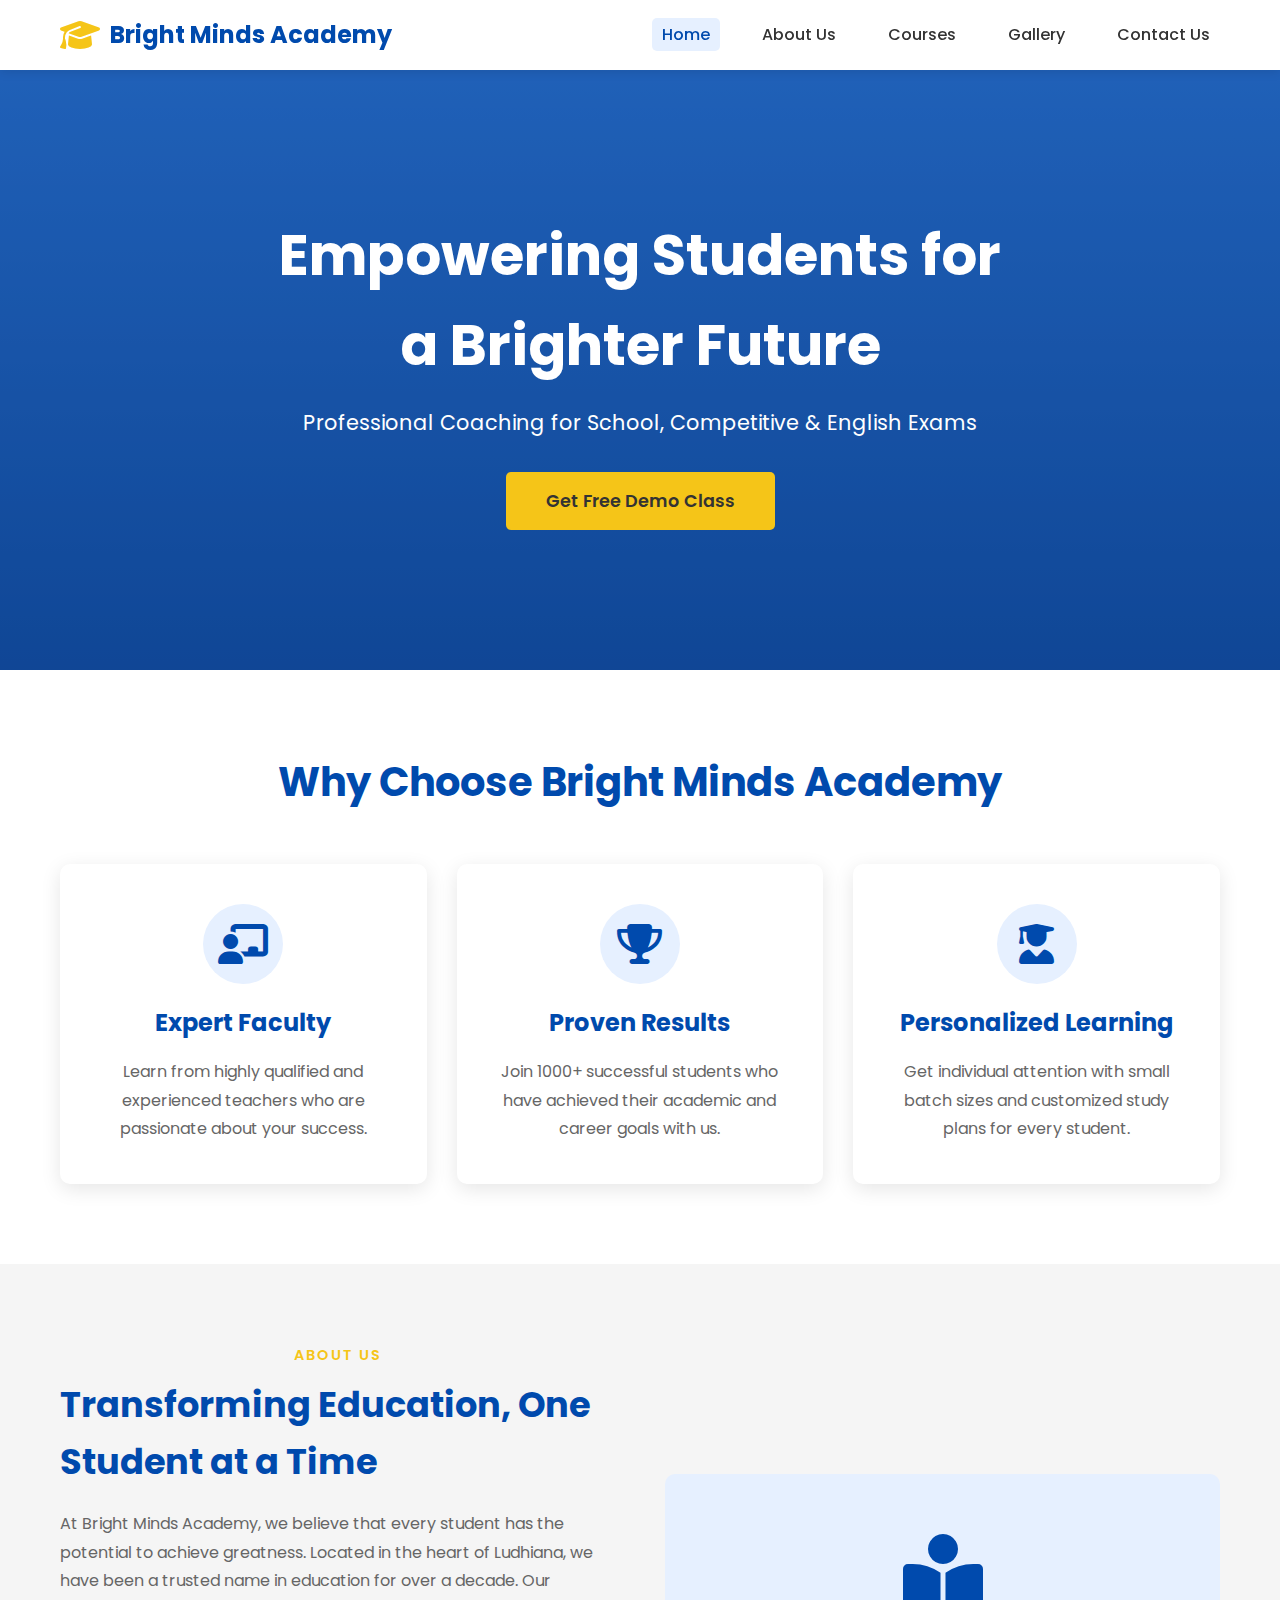
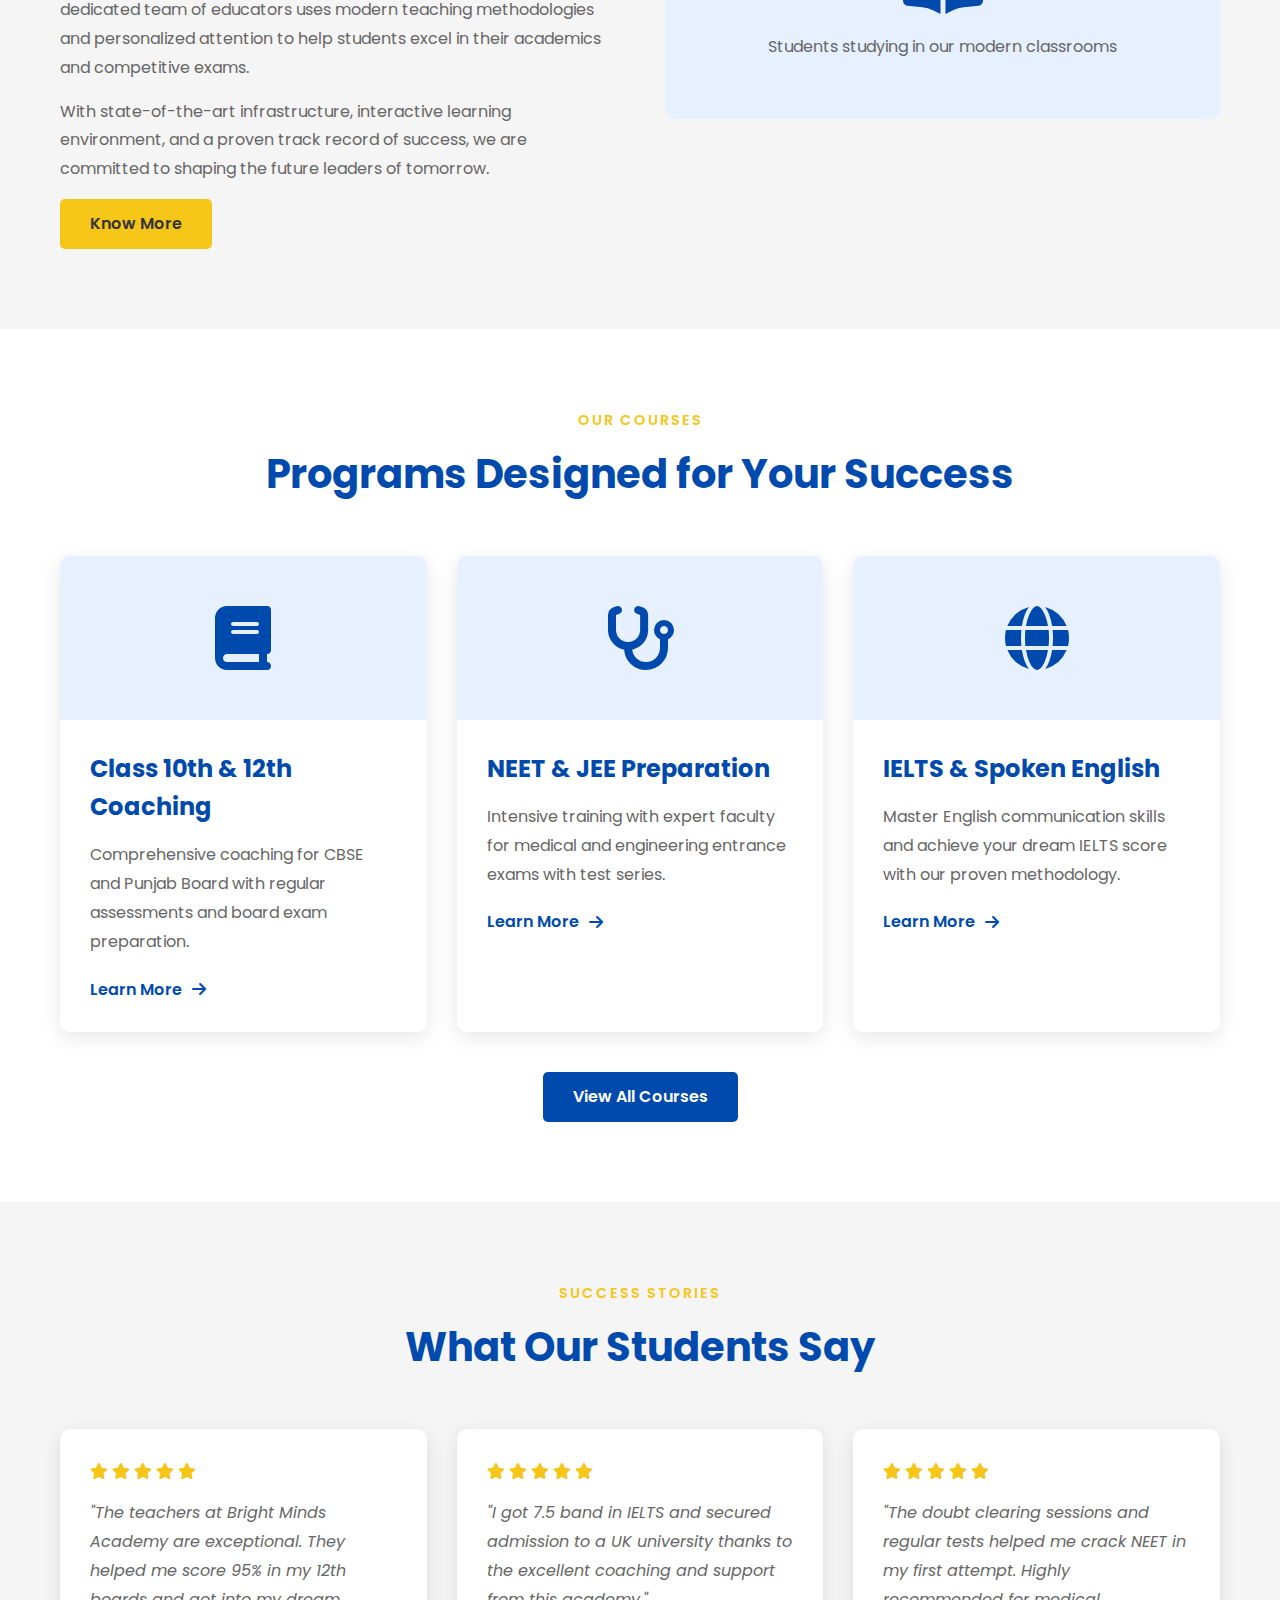
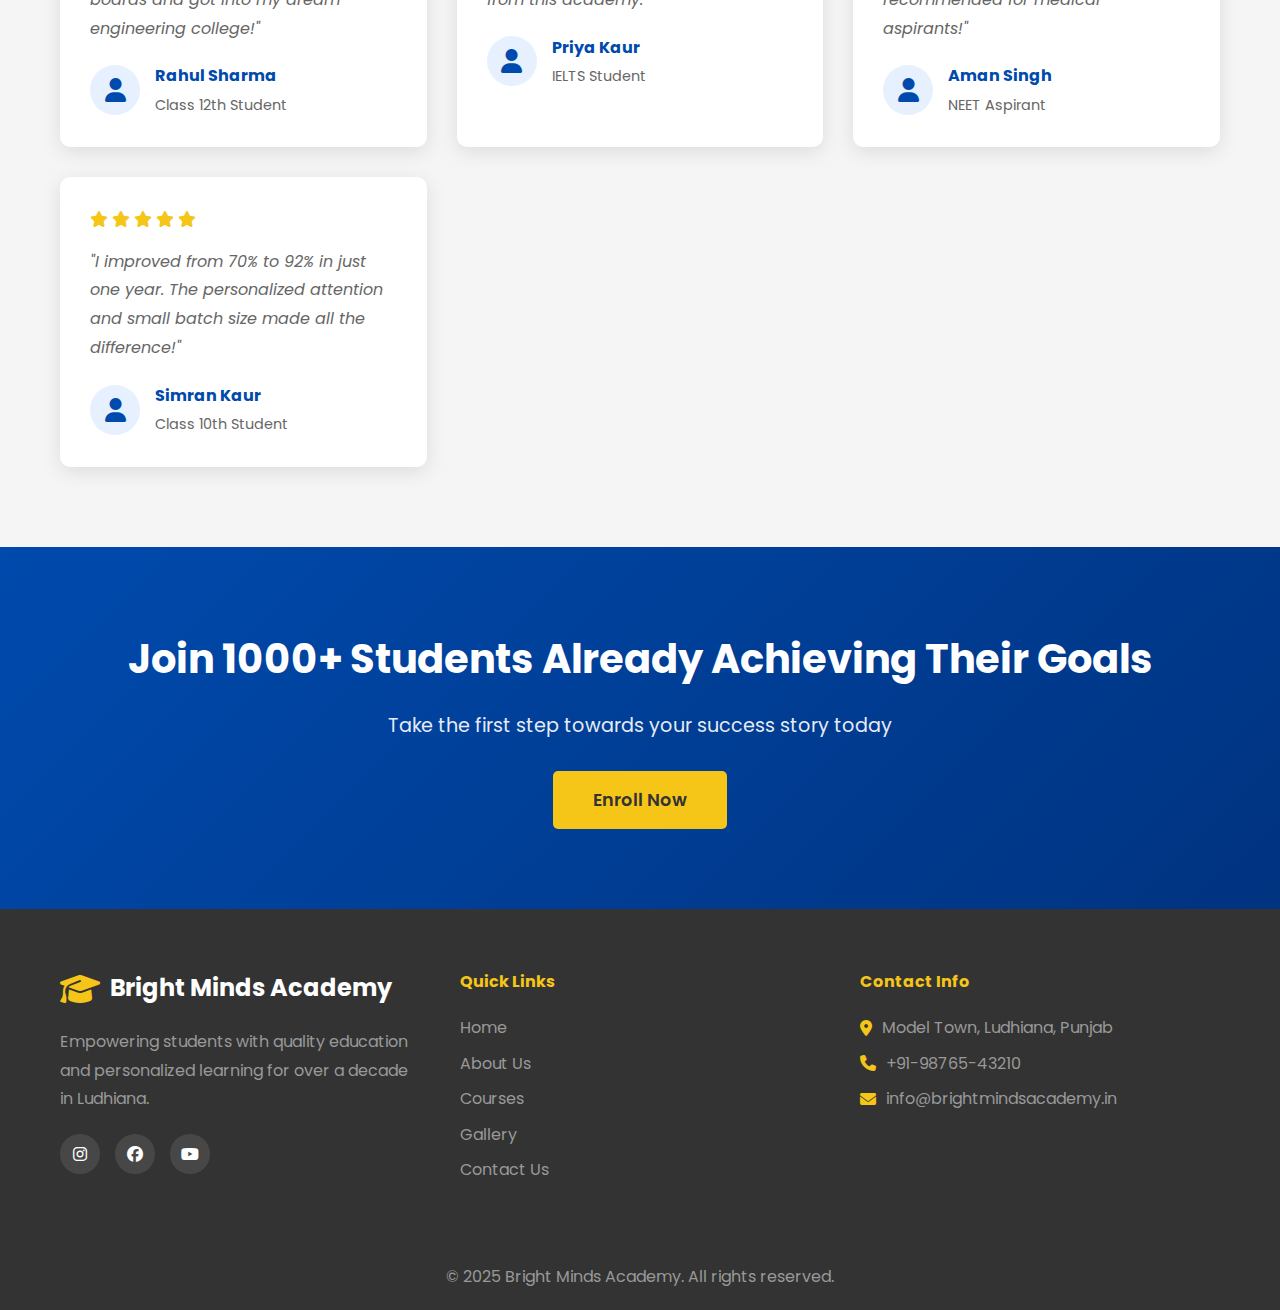
<file: index.html>
<!DOCTYPE html>
<html lang="en">
<head>
    <meta charset="UTF-8">
    <meta name="viewport" content="width=device-width, initial-scale=1.0">
    <meta name="description" content="Bright Minds Academy - Best Coaching Centre in Ludhiana for Class 10th, 12th, NEET, JEE, IELTS, and Spoken English. Join 1000+ successful students.">
    <meta name="keywords" content="Coaching Centre in Ludhiana, Best Tuition for Class 10th and 12th, IELTS Coaching in Ludhiana, NEET Coaching Ludhiana, JEE Coaching Punjab">
    <title>Bright Minds Academy - Empowering Students for a Brighter Future | Ludhiana</title>
    <link rel="stylesheet" href="styles.css">
    <link rel="preconnect" href="https://fonts.googleapis.com">
    <link rel="preconnect" href="https://fonts.gstatic.com" crossorigin>
    <link href="https://fonts.googleapis.com/css2?family=Poppins:wght@300;400;500;600;700&display=swap" rel="stylesheet">
    <link rel="stylesheet" href="https://cdnjs.cloudflare.com/ajax/libs/font-awesome/6.4.0/css/all.min.css">
</head>
<body>
    <!-- Navigation Bar -->
    <nav class="navbar">
        <div class="container">
            <div class="nav-brand">
                <i class="fas fa-graduation-cap"></i>
                <span>Bright Minds Academy</span>
            </div>
            <ul class="nav-menu">
                <li><a href="index.html" class="active">Home</a></li>
                <li><a href="about.html">About Us</a></li>
                <li><a href="courses.html">Courses</a></li>
                <li><a href="gallery.html">Gallery</a></li>
                <li><a href="contact.html">Contact Us</a></li>
            </ul>
            <div class="hamburger">
                <span></span>
                <span></span>
                <span></span>
            </div>
        </div>
    </nav>

    <!-- Hero Section -->
    <section class="hero">
        <div class="hero-overlay"></div>
        <div class="hero-content">
            <h1>Empowering Students for a Brighter Future</h1>
            <p class="hero-subtitle">Professional Coaching for School, Competitive & English Exams</p>
            <a href="contact.html" class="btn btn-hero">Get Free Demo Class</a>
        </div>
    </section>

    <!-- Highlights Section -->
    <section class="highlights">
        <div class="container">
            <h2 class="section-title">Why Choose Bright Minds Academy</h2>
            <div class="highlights-grid">
                <div class="highlight-card">
                    <div class="highlight-icon">
                        <i class="fas fa-chalkboard-teacher"></i>
                    </div>
                    <h3>Expert Faculty</h3>
                    <p>Learn from highly qualified and experienced teachers who are passionate about your success.</p>
                </div>
                <div class="highlight-card">
                    <div class="highlight-icon">
                        <i class="fas fa-trophy"></i>
                    </div>
                    <h3>Proven Results</h3>
                    <p>Join 1000+ successful students who have achieved their academic and career goals with us.</p>
                </div>
                <div class="highlight-card">
                    <div class="highlight-icon">
                        <i class="fas fa-user-graduate"></i>
                    </div>
                    <h3>Personalized Learning</h3>
                    <p>Get individual attention with small batch sizes and customized study plans for every student.</p>
                </div>
            </div>
        </div>
    </section>

    <!-- About Preview Section -->
    <section class="about-preview">
        <div class="container">
            <div class="about-preview-content">
                <div class="about-text">
                    <span class="section-label">About Us</span>
                    <h2>Transforming Education, One Student at a Time</h2>
                    <p>At Bright Minds Academy, we believe that every student has the potential to achieve greatness. Located in the heart of Ludhiana, we have been a trusted name in education for over a decade. Our dedicated team of educators uses modern teaching methodologies and personalized attention to help students excel in their academics and competitive exams.</p>
                    <p>With state-of-the-art infrastructure, interactive learning environment, and a proven track record of success, we are committed to shaping the future leaders of tomorrow.</p>
                    <a href="about.html" class="btn btn-secondary">Know More</a>
                </div>
                <div class="about-image">
                    <div class="image-placeholder">
                        <i class="fas fa-book-reader"></i>
                        <p>Students studying in our modern classrooms</p>
                    </div>
                </div>
            </div>
        </div>
    </section>

    <!-- Courses Preview Section -->
    <section class="courses-preview">
        <div class="container">
            <span class="section-label">Our Courses</span>
            <h2 class="section-title">Programs Designed for Your Success</h2>
            <div class="courses-grid">
                <div class="course-card">
                    <div class="course-image">
                        <i class="fas fa-book"></i>
                    </div>
                    <div class="course-content">
                        <h3>Class 10th & 12th Coaching</h3>
                        <p>Comprehensive coaching for CBSE and Punjab Board with regular assessments and board exam preparation.</p>
                        <a href="courses.html" class="course-link">Learn More <i class="fas fa-arrow-right"></i></a>
                    </div>
                </div>
                <div class="course-card">
                    <div class="course-image">
                        <i class="fas fa-stethoscope"></i>
                    </div>
                    <div class="course-content">
                        <h3>NEET & JEE Preparation</h3>
                        <p>Intensive training with expert faculty for medical and engineering entrance exams with test series.</p>
                        <a href="courses.html" class="course-link">Learn More <i class="fas fa-arrow-right"></i></a>
                    </div>
                </div>
                <div class="course-card">
                    <div class="course-image">
                        <i class="fas fa-globe"></i>
                    </div>
                    <div class="course-content">
                        <h3>IELTS & Spoken English</h3>
                        <p>Master English communication skills and achieve your dream IELTS score with our proven methodology.</p>
                        <a href="courses.html" class="course-link">Learn More <i class="fas fa-arrow-right"></i></a>
                    </div>
                </div>
            </div>
            <div class="text-center" style="margin-top: 40px;">
                <a href="courses.html" class="btn btn-primary">View All Courses</a>
            </div>
        </div>
    </section>

    <!-- Testimonials Section -->
    <section class="testimonials">
        <div class="container">
            <span class="section-label">Success Stories</span>
            <h2 class="section-title">What Our Students Say</h2>
            <div class="testimonials-grid">
                <div class="testimonial-card">
                    <div class="testimonial-stars">
                        <i class="fas fa-star"></i>
                        <i class="fas fa-star"></i>
                        <i class="fas fa-star"></i>
                        <i class="fas fa-star"></i>
                        <i class="fas fa-star"></i>
                    </div>
                    <p class="testimonial-text">"The teachers at Bright Minds Academy are exceptional. They helped me score 95% in my 12th boards and got into my dream engineering college!"</p>
                    <div class="testimonial-author">
                        <div class="author-avatar">
                            <i class="fas fa-user"></i>
                        </div>
                        <div class="author-info">
                            <h4>Rahul Sharma</h4>
                            <p>Class 12th Student</p>
                        </div>
                    </div>
                </div>
                <div class="testimonial-card">
                    <div class="testimonial-stars">
                        <i class="fas fa-star"></i>
                        <i class="fas fa-star"></i>
                        <i class="fas fa-star"></i>
                        <i class="fas fa-star"></i>
                        <i class="fas fa-star"></i>
                    </div>
                    <p class="testimonial-text">"I got 7.5 band in IELTS and secured admission to a UK university thanks to the excellent coaching and support from this academy."</p>
                    <div class="testimonial-author">
                        <div class="author-avatar">
                            <i class="fas fa-user"></i>
                        </div>
                        <div class="author-info">
                            <h4>Priya Kaur</h4>
                            <p>IELTS Student</p>
                        </div>
                    </div>
                </div>
                <div class="testimonial-card">
                    <div class="testimonial-stars">
                        <i class="fas fa-star"></i>
                        <i class="fas fa-star"></i>
                        <i class="fas fa-star"></i>
                        <i class="fas fa-star"></i>
                        <i class="fas fa-star"></i>
                    </div>
                    <p class="testimonial-text">"The doubt clearing sessions and regular tests helped me crack NEET in my first attempt. Highly recommended for medical aspirants!"</p>
                    <div class="testimonial-author">
                        <div class="author-avatar">
                            <i class="fas fa-user"></i>
                        </div>
                        <div class="author-info">
                            <h4>Aman Singh</h4>
                            <p>NEET Aspirant</p>
                        </div>
                    </div>
                </div>
                <div class="testimonial-card">
                    <div class="testimonial-stars">
                        <i class="fas fa-star"></i>
                        <i class="fas fa-star"></i>
                        <i class="fas fa-star"></i>
                        <i class="fas fa-star"></i>
                        <i class="fas fa-star"></i>
                    </div>
                    <p class="testimonial-text">"I improved from 70% to 92% in just one year. The personalized attention and small batch size made all the difference!"</p>
                    <div class="testimonial-author">
                        <div class="author-avatar">
                            <i class="fas fa-user"></i>
                        </div>
                        <div class="author-info">
                            <h4>Simran Kaur</h4>
                            <p>Class 10th Student</p>
                        </div>
                    </div>
                </div>
            </div>
        </div>
    </section>

    <!-- CTA Banner -->
    <section class="cta-banner">
        <div class="container">
            <div class="cta-content">
                <h2>Join 1000+ Students Already Achieving Their Goals</h2>
                <p>Take the first step towards your success story today</p>
                <a href="contact.html" class="btn btn-cta">Enroll Now</a>
            </div>
        </div>
    </section>

    <!-- Footer -->
    <footer class="footer">
        <div class="container">
            <div class="footer-content">
                <div class="footer-section">
                    <div class="footer-brand">
                        <i class="fas fa-graduation-cap"></i>
                        <h3>Bright Minds Academy</h3>
                    </div>
                    <p>Empowering students with quality education and personalized learning for over a decade in Ludhiana.</p>
                    <div class="social-links">
                        <a href="#"><i class="fab fa-instagram"></i></a>
                        <a href="#"><i class="fab fa-facebook"></i></a>
                        <a href="#"><i class="fab fa-youtube"></i></a>
                    </div>
                </div>
                <div class="footer-section">
                    <h4>Quick Links</h4>
                    <ul>
                        <li><a href="index.html">Home</a></li>
                        <li><a href="about.html">About Us</a></li>
                        <li><a href="courses.html">Courses</a></li>
                        <li><a href="gallery.html">Gallery</a></li>
                        <li><a href="contact.html">Contact Us</a></li>
                    </ul>
                </div>
                <div class="footer-section">
                    <h4>Contact Info</h4>
                    <ul class="contact-info">
                        <li><i class="fas fa-map-marker-alt"></i> Model Town, Ludhiana, Punjab</li>
                        <li><i class="fas fa-phone"></i> +91-98765-43210</li>
                        <li><i class="fas fa-envelope"></i> info@brightmindsacademy.in</li>
                    </ul>
                </div>
            </div>
            <div class="footer-bottom">
                <p>&copy; 2025 Bright Minds Academy. All rights reserved.</p>
            </div>
        </div>
    </footer>

    <script>
        // Mobile Menu Toggle
        const hamburger = document.querySelector('.hamburger');
        const navMenu = document.querySelector('.nav-menu');

        hamburger.addEventListener('click', () => {
            hamburger.classList.toggle('active');
            navMenu.classList.toggle('active');
        });

        // Smooth scrolling
        document.querySelectorAll('a[href^="#"]').forEach(anchor => {
            anchor.addEventListener('click', function (e) {
                e.preventDefault();
                const target = document.querySelector(this.getAttribute('href'));
                if (target) {
                    target.scrollIntoView({ behavior: 'smooth' });
                }
            });
        });
    </script>
</body>
</html>
</file>
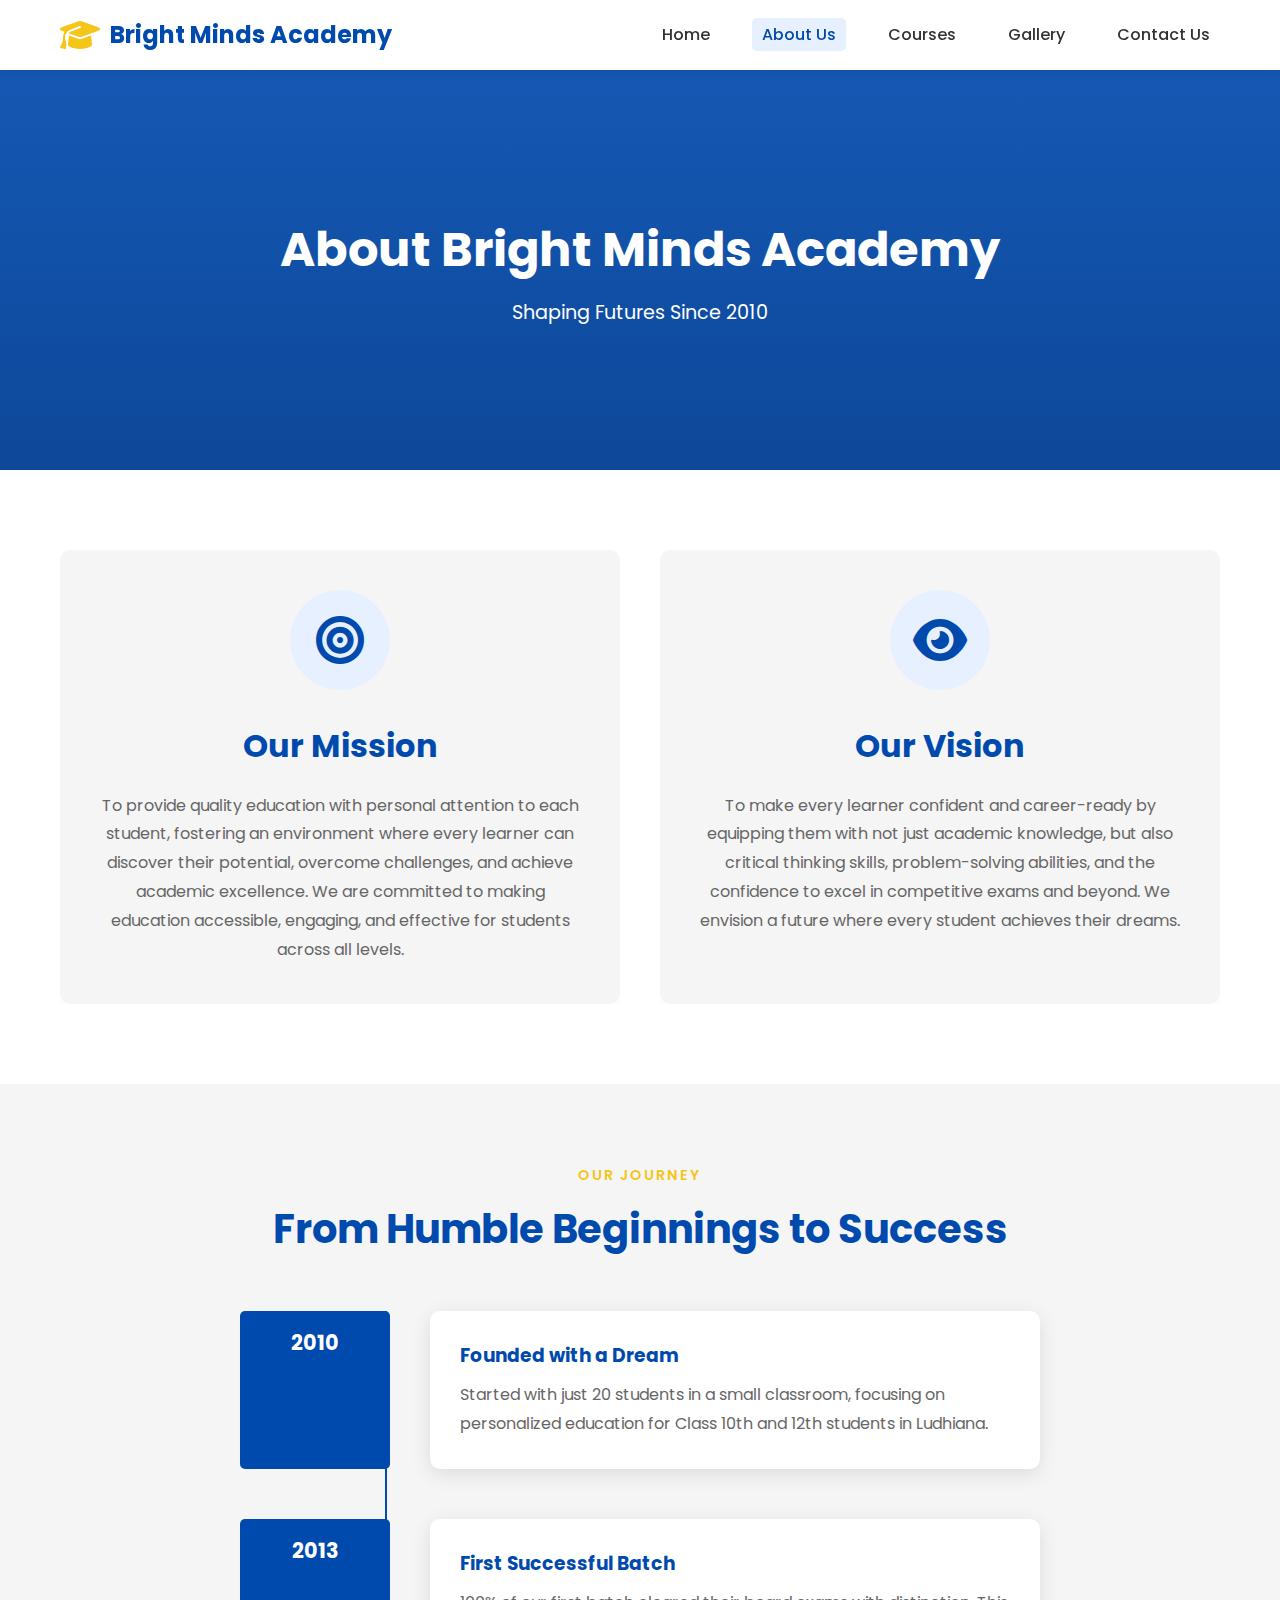
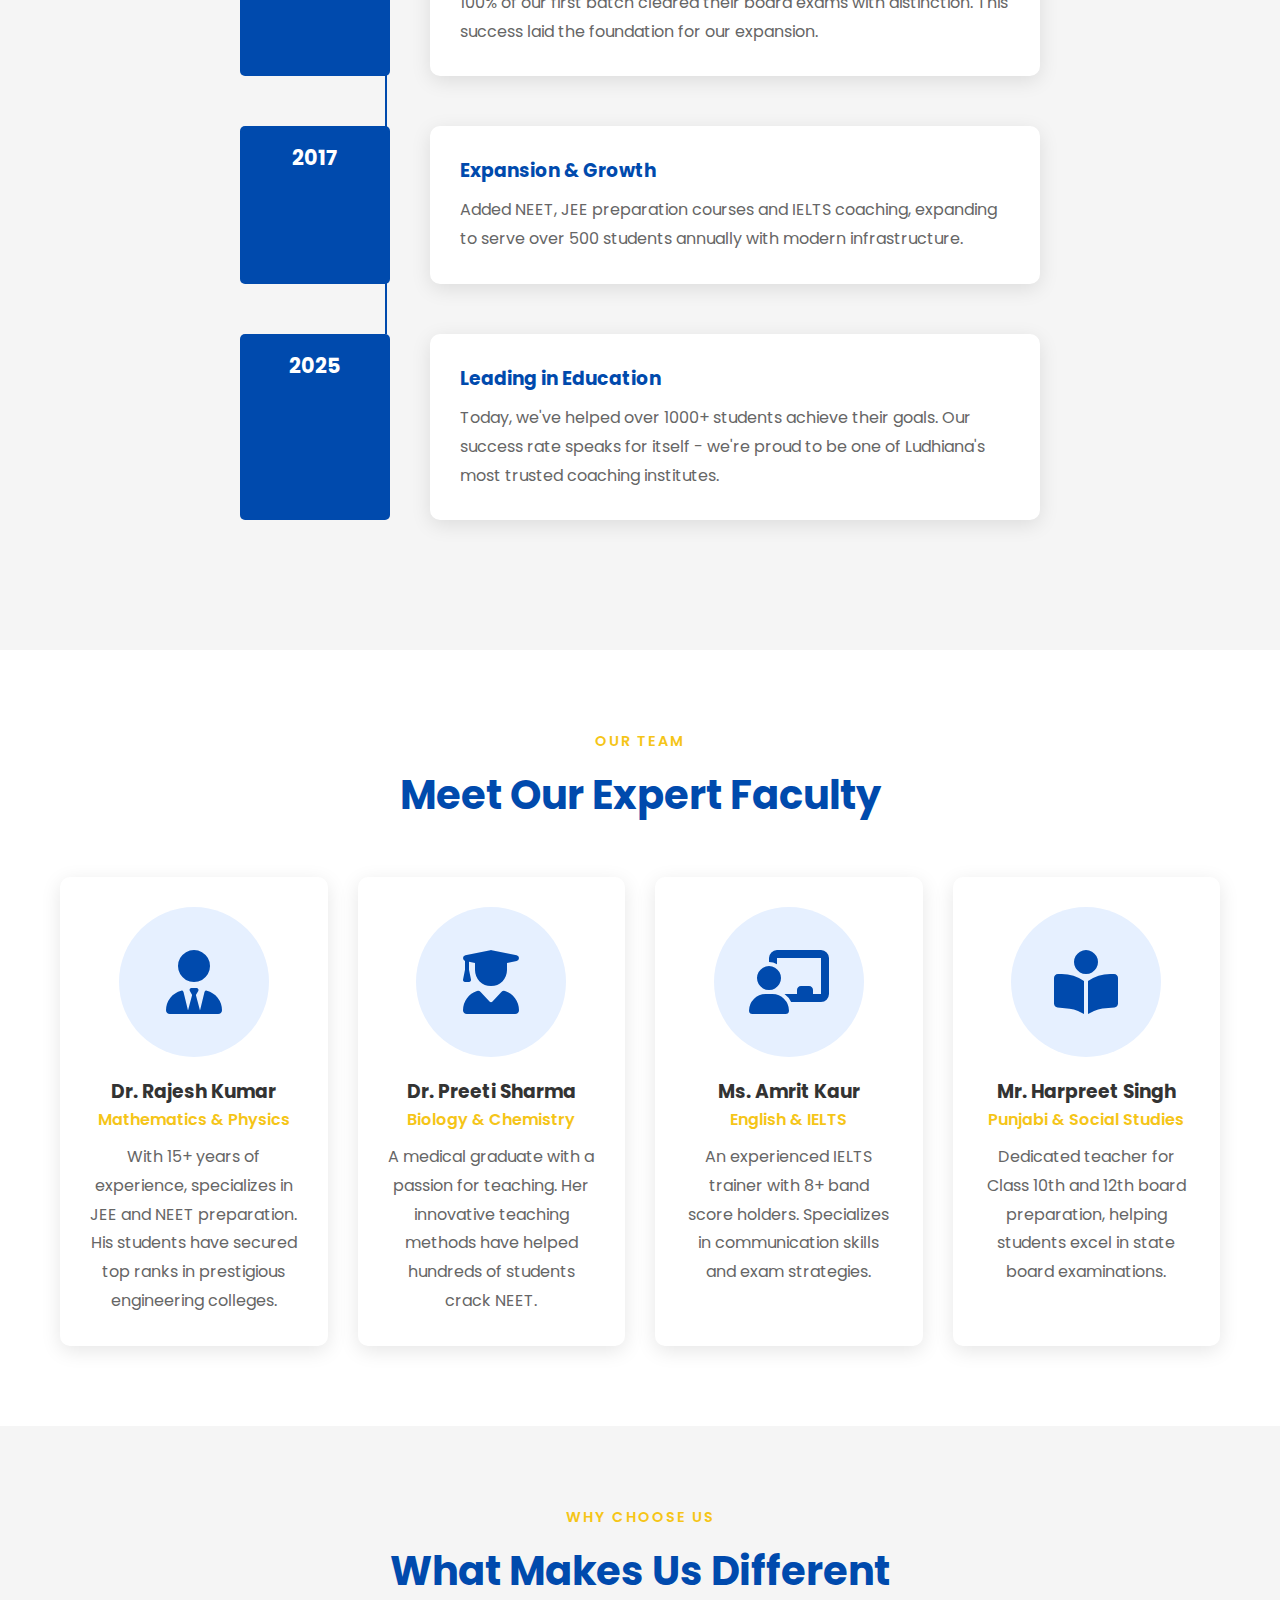
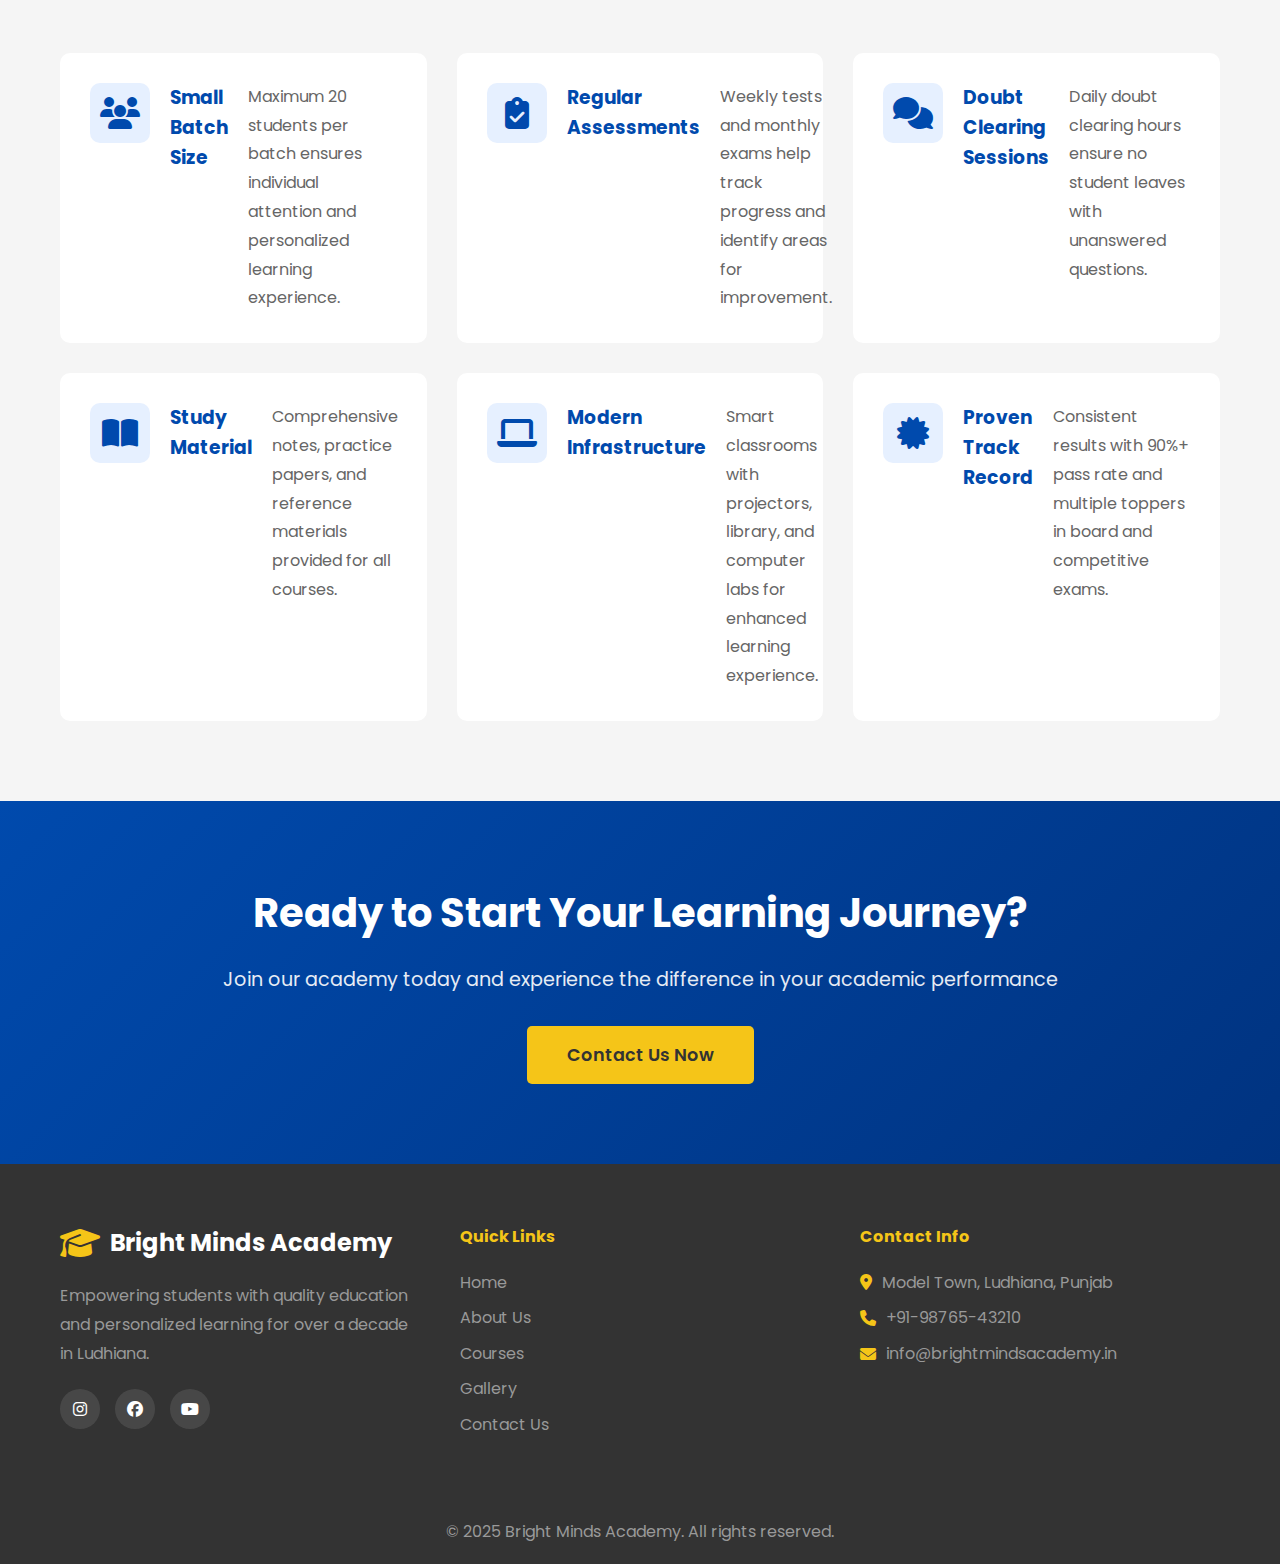
<file: about.html>
<!DOCTYPE html>
<html lang="en">
<head>
    <meta charset="UTF-8">
    <meta name="viewport" content="width=device-width, initial-scale=1.0">
    <meta name="description" content="About Bright Minds Academy - Learn about our mission, vision, team, and why we are the best coaching institute in Ludhiana.">
    <title>About Us - Bright Minds Academy | Ludhiana</title>
    <link rel="stylesheet" href="styles.css">
    <link rel="preconnect" href="https://fonts.googleapis.com">
    <link rel="preconnect" href="https://fonts.gstatic.com" crossorigin>
    <link href="https://fonts.googleapis.com/css2?family=Poppins:wght@300;400;500;600;700&display=swap" rel="stylesheet">
    <link rel="stylesheet" href="https://cdnjs.cloudflare.com/ajax/libs/font-awesome/6.4.0/css/all.min.css">
</head>
<body>
    <!-- Navigation Bar -->
    <nav class="navbar">
        <div class="container">
            <div class="nav-brand">
                <i class="fas fa-graduation-cap"></i>
                <span>Bright Minds Academy</span>
            </div>
            <ul class="nav-menu">
                <li><a href="index.html">Home</a></li>
                <li><a href="about.html" class="active">About Us</a></li>
                <li><a href="courses.html">Courses</a></li>
                <li><a href="gallery.html">Gallery</a></li>
                <li><a href="contact.html">Contact Us</a></li>
            </ul>
            <div class="hamburger">
                <span></span>
                <span></span>
                <span></span>
            </div>
        </div>
    </nav>

    <!-- Page Header -->
    <section class="page-header">
        <div class="page-header-overlay"></div>
        <div class="container">
            <h1>About Bright Minds Academy</h1>
            <p>Shaping Futures Since 2010</p>
        </div>
    </section>

    <!-- Mission & Vision Section -->
    <section class="mission-vision">
        <div class="container">
            <div class="mission-vision-grid">
                <div class="mv-card mission-card">
                    <div class="mv-icon">
                        <i class="fas fa-bullseye"></i>
                    </div>
                    <h2>Our Mission</h2>
                    <p>To provide quality education with personal attention to each student, fostering an environment where every learner can discover their potential, overcome challenges, and achieve academic excellence. We are committed to making education accessible, engaging, and effective for students across all levels.</p>
                </div>
                <div class="mv-card vision-card">
                    <div class="mv-icon">
                        <i class="fas fa-eye"></i>
                    </div>
                    <h2>Our Vision</h2>
                    <p>To make every learner confident and career-ready by equipping them with not just academic knowledge, but also critical thinking skills, problem-solving abilities, and the confidence to excel in competitive exams and beyond. We envision a future where every student achieves their dreams.</p>
                </div>
            </div>
        </div>
    </section>

    <!-- Our Story Section -->
    <section class="our-story">
        <div class="container">
            <span class="section-label">Our Journey</span>
            <h2 class="section-title">From Humble Beginnings to Success</h2>
            
            <div class="timeline">
                <div class="timeline-item">
                    <div class="timeline-year">2010</div>
                    <div class="timeline-content">
                        <h3>Founded with a Dream</h3>
                        <p>Started with just 20 students in a small classroom, focusing on personalized education for Class 10th and 12th students in Ludhiana.</p>
                    </div>
                </div>
                
                <div class="timeline-item">
                    <div class="timeline-year">2013</div>
                    <div class="timeline-content">
                        <h3>First Successful Batch</h3>
                        <p>100% of our first batch cleared their board exams with distinction. This success laid the foundation for our expansion.</p>
                    </div>
                </div>
                
                <div class="timeline-item">
                    <div class="timeline-year">2017</div>
                    <div class="timeline-content">
                        <h3>Expansion & Growth</h3>
                        <p>Added NEET, JEE preparation courses and IELTS coaching, expanding to serve over 500 students annually with modern infrastructure.</p>
                    </div>
                </div>
                
                <div class="timeline-item">
                    <div class="timeline-year">2025</div>
                    <div class="timeline-content">
                        <h3>Leading in Education</h3>
                        <p>Today, we've helped over 1000+ students achieve their goals. Our success rate speaks for itself - we're proud to be one of Ludhiana's most trusted coaching institutes.</p>
                    </div>
                </div>
            </div>
        </div>
    </section>

    <!-- Meet Our Team Section -->
    <section class="team-section">
        <div class="container">
            <span class="section-label">Our Team</span>
            <h2 class="section-title">Meet Our Expert Faculty</h2>
            
            <div class="team-grid">
                <div class="team-card">
                    <div class="team-photo">
                        <i class="fas fa-user-tie"></i>
                    </div>
                    <h3>Dr. Rajesh Kumar</h3>
                    <p class="team-role">Mathematics & Physics</p>
                    <p class="team-bio">With 15+ years of experience, specializes in JEE and NEET preparation. His students have secured top ranks in prestigious engineering colleges.</p>
                </div>
                
                <div class="team-card">
                    <div class="team-photo">
                        <i class="fas fa-user-graduate"></i>
                    </div>
                    <h3>Dr. Preeti Sharma</h3>
                    <p class="team-role">Biology & Chemistry</p>
                    <p class="team-bio">A medical graduate with a passion for teaching. Her innovative teaching methods have helped hundreds of students crack NEET.</p>
                </div>
                
                <div class="team-card">
                    <div class="team-photo">
                        <i class="fas fa-chalkboard-teacher"></i>
                    </div>
                    <h3>Ms. Amrit Kaur</h3>
                    <p class="team-role">English & IELTS</p>
                    <p class="team-bio">An experienced IELTS trainer with 8+ band score holders. Specializes in communication skills and exam strategies.</p>
                </div>
                
                <div class="team-card">
                    <div class="team-photo">
                        <i class="fas fa-book-reader"></i>
                    </div>
                    <h3>Mr. Harpreet Singh</h3>
                    <p class="team-role">Punjabi & Social Studies</p>
                    <p class="team-bio">Dedicated teacher for Class 10th and 12th board preparation, helping students excel in state board examinations.</p>
                </div>
            </div>
        </div>
    </section>

    <!-- Why Choose Us Section -->
    <section class="why-choose-us">
        <div class="container">
            <span class="section-label">Why Choose Us</span>
            <h2 class="section-title">What Makes Us Different</h2>
            
            <div class="features-grid">
                <div class="feature-card">
                    <div class="feature-icon">
                        <i class="fas fa-users"></i>
                    </div>
                    <h3>Small Batch Size</h3>
                    <p>Maximum 20 students per batch ensures individual attention and personalized learning experience.</p>
                </div>
                
                <div class="feature-card">
                    <div class="feature-icon">
                        <i class="fas fa-clipboard-check"></i>
                    </div>
                    <h3>Regular Assessments</h3>
                    <p>Weekly tests and monthly exams help track progress and identify areas for improvement.</p>
                </div>
                
                <div class="feature-card">
                    <div class="feature-icon">
                        <i class="fas fa-comments"></i>
                    </div>
                    <h3>Doubt Clearing Sessions</h3>
                    <p>Daily doubt clearing hours ensure no student leaves with unanswered questions.</p>
                </div>
                
                <div class="feature-card">
                    <div class="feature-icon">
                        <i class="fas fa-book-open"></i>
                    </div>
                    <h3>Study Material</h3>
                    <p>Comprehensive notes, practice papers, and reference materials provided for all courses.</p>
                </div>
                
                <div class="feature-card">
                    <div class="feature-icon">
                        <i class="fas fa-laptop"></i>
                    </div>
                    <h3>Modern Infrastructure</h3>
                    <p>Smart classrooms with projectors, library, and computer labs for enhanced learning experience.</p>
                </div>
                
                <div class="feature-card">
                    <div class="feature-icon">
                        <i class="fas fa-certificate"></i>
                    </div>
                    <h3>Proven Track Record</h3>
                    <p>Consistent results with 90%+ pass rate and multiple toppers in board and competitive exams.</p>
                </div>
            </div>
        </div>
    </section>

    <!-- CTA Section -->
    <section class="cta-banner">
        <div class="container">
            <div class="cta-content">
                <h2>Ready to Start Your Learning Journey?</h2>
                <p>Join our academy today and experience the difference in your academic performance</p>
                <a href="contact.html" class="btn btn-cta">Contact Us Now</a>
            </div>
        </div>
    </section>

    <!-- Footer -->
    <footer class="footer">
        <div class="container">
            <div class="footer-content">
                <div class="footer-section">
                    <div class="footer-brand">
                        <i class="fas fa-graduation-cap"></i>
                        <h3>Bright Minds Academy</h3>
                    </div>
                    <p>Empowering students with quality education and personalized learning for over a decade in Ludhiana.</p>
                    <div class="social-links">
                        <a href="#"><i class="fab fa-instagram"></i></a>
                        <a href="#"><i class="fab fa-facebook"></i></a>
                        <a href="#"><i class="fab fa-youtube"></i></a>
                    </div>
                </div>
                <div class="footer-section">
                    <h4>Quick Links</h4>
                    <ul>
                        <li><a href="index.html">Home</a></li>
                        <li><a href="about.html">About Us</a></li>
                        <li><a href="courses.html">Courses</a></li>
                        <li><a href="gallery.html">Gallery</a></li>
                        <li><a href="contact.html">Contact Us</a></li>
                    </ul>
                </div>
                <div class="footer-section">
                    <h4>Contact Info</h4>
                    <ul class="contact-info">
                        <li><i class="fas fa-map-marker-alt"></i> Model Town, Ludhiana, Punjab</li>
                        <li><i class="fas fa-phone"></i> +91-98765-43210</li>
                        <li><i class="fas fa-envelope"></i> info@brightmindsacademy.in</li>
                    </ul>
                </div>
            </div>
            <div class="footer-bottom">
                <p>&copy; 2025 Bright Minds Academy. All rights reserved.</p>
            </div>
        </div>
    </footer>

    <script>
        // Mobile Menu Toggle
        const hamburger = document.querySelector('.hamburger');
        const navMenu = document.querySelector('.nav-menu');

        hamburger.addEventListener('click', () => {
            hamburger.classList.toggle('active');
            navMenu.classList.toggle('active');
        });
    </script>
</body>
</html>
</file>
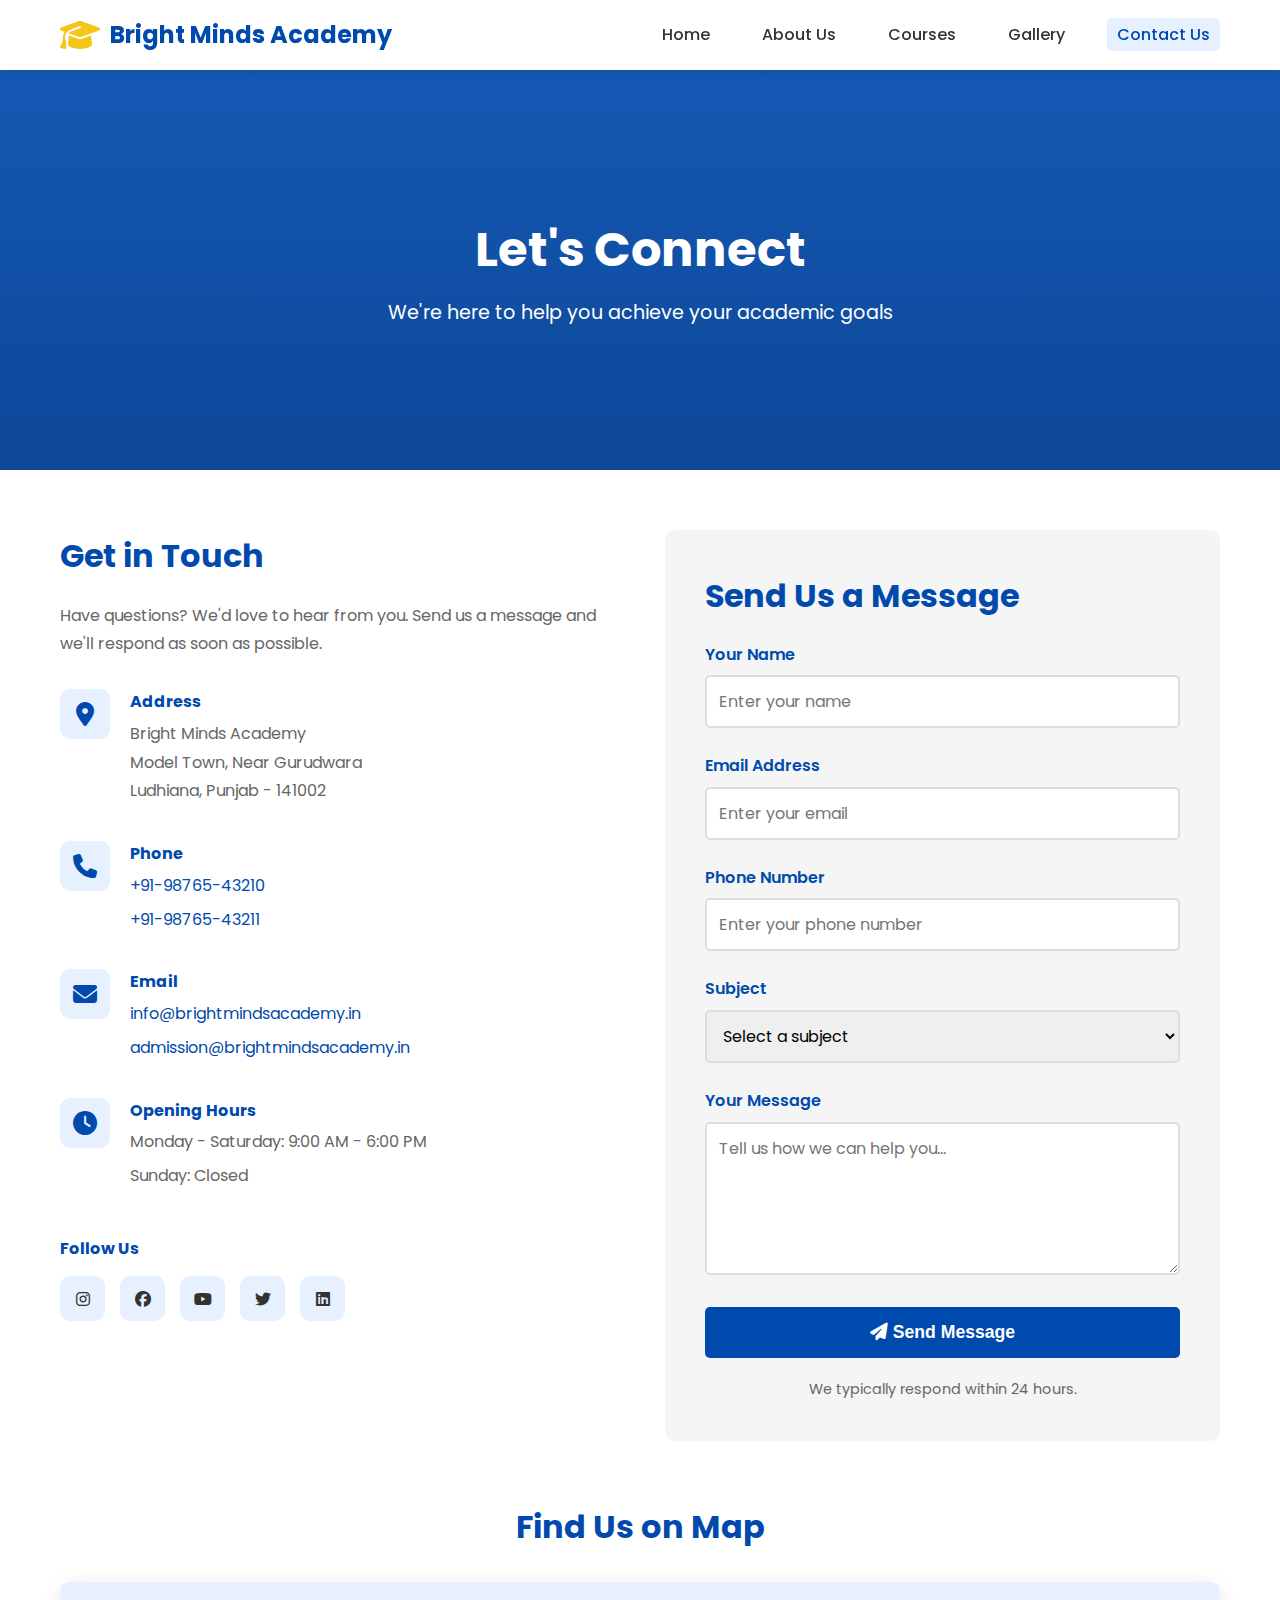
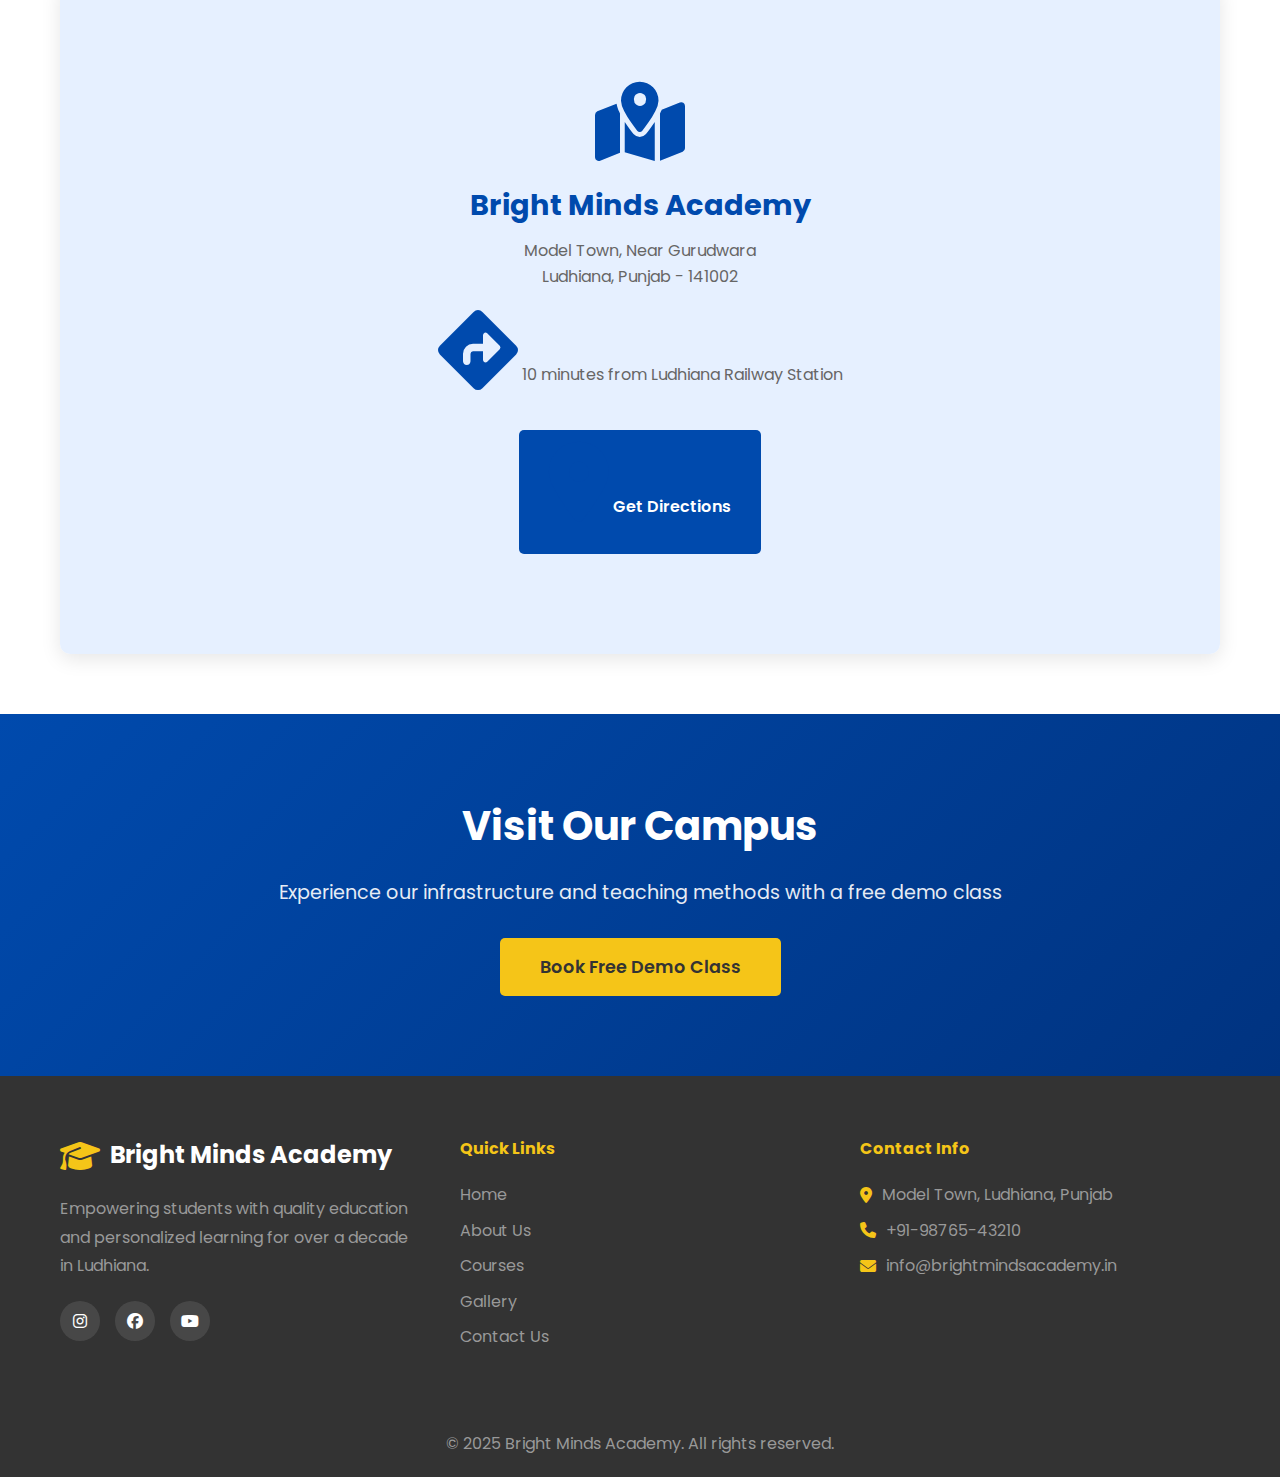
<file: contact.html>
<!DOCTYPE html>
<html lang="en">
<head>
    <meta charset="UTF-8">
    <meta name="viewport" content="width=device-width, initial-scale=1.0">
    <meta name="description" content="Contact Bright Minds Academy in Ludhiana. Get directions, opening hours, and send us a message. Call +91-98765-43210 or visit us at Model Town.">
    <title>Contact Us - Bright Minds Academy | Ludhiana</title>
    <link rel="stylesheet" href="styles.css">
    <link rel="preconnect" href="https://fonts.googleapis.com">
    <link rel="preconnect" href="https://fonts.gstatic.com" crossorigin>
    <link href="https://fonts.googleapis.com/css2?family=Poppins:wght@300;400;500;600;700&display=swap" rel="stylesheet">
    <link rel="stylesheet" href="https://cdnjs.cloudflare.com/ajax/libs/font-awesome/6.4.0/css/all.min.css">
</head>
<body>
    <!-- Navigation Bar -->
    <nav class="navbar">
        <div class="container">
            <div class="nav-brand">
                <i class="fas fa-graduation-cap"></i>
                <span>Bright Minds Academy</span>
            </div>
            <ul class="nav-menu">
                <li><a href="index.html">Home</a></li>
                <li><a href="about.html">About Us</a></li>
                <li><a href="courses.html">Courses</a></li>
                <li><a href="gallery.html">Gallery</a></li>
                <li><a href="contact.html" class="active">Contact Us</a></li>
            </ul>
            <div class="hamburger">
                <span></span>
                <span></span>
                <span></span>
            </div>
        </div>
    </nav>

    <!-- Page Header -->
    <section class="page-header">
        <div class="page-header-overlay"></div>
        <div class="container">
            <h1>Let's Connect</h1>
            <p>We're here to help you achieve your academic goals</p>
        </div>
    </section>

    <!-- Contact Section -->
    <section class="contact-section">
        <div class="container">
            <div class="contact-grid">
                <!-- Contact Info -->
                <div class="contact-info">
                    <h2>Get in Touch</h2>
                    <p>Have questions? We'd love to hear from you. Send us a message and we'll respond as soon as possible.</p>
                    
                    <div class="contact-details">
                        <div class="contact-item">
                            <div class="contact-icon">
                                <i class="fas fa-map-marker-alt"></i>
                            </div>
                            <div class="contact-text">
                                <h4>Address</h4>
                                <p>Bright Minds Academy<br>Model Town, Near Gurudwara<br>Ludhiana, Punjab - 141002</p>
                            </div>
                        </div>

                        <div class="contact-item">
                            <div class="contact-icon">
                                <i class="fas fa-phone"></i>
                            </div>
                            <div class="contact-text">
                                <h4>Phone</h4>
                                <p><a href="tel:+919876543210">+91-98765-43210</a></p>
                                <p><a href="tel:+919876543211">+91-98765-43211</a></p>
                            </div>
                        </div>

                        <div class="contact-item">
                            <div class="contact-icon">
                                <i class="fas fa-envelope"></i>
                            </div>
                            <div class="contact-text">
                                <h4>Email</h4>
                                <p><a href="mailto:info@brightmindsacademy.in">info@brightmindsacademy.in</a></p>
                                <p><a href="mailto:admission@brightmindsacademy.in">admission@brightmindsacademy.in</a></p>
                            </div>
                        </div>

                        <div class="contact-item">
                            <div class="contact-icon">
                                <i class="fas fa-clock"></i>
                            </div>
                            <div class="contact-text">
                                <h4>Opening Hours</h4>
                                <p>Monday - Saturday: 9:00 AM - 6:00 PM</p>
                                <p>Sunday: Closed</p>
                            </div>
                        </div>
                    </div>

                    <div class="social-links-contact">
                        <h4>Follow Us</h4>
                        <div class="social-icons">
                            <a href="#"><i class="fab fa-instagram"></i></a>
                            <a href="#"><i class="fab fa-facebook"></i></a>
                            <a href="#"><i class="fab fa-youtube"></i></a>
                            <a href="#"><i class="fab fa-twitter"></i></a>
                            <a href="#"><i class="fab fa-linkedin"></i></a>
                        </div>
                    </div>
                </div>

                <!-- Contact Form -->
                <div class="contact-form-wrapper">
                    <h2>Send Us a Message</h2>
                    <form class="contact-form" id="contactForm">
                        <div class="form-group">
                            <label for="name">Your Name</label>
                            <input type="text" id="name" name="name" placeholder="Enter your name" required>
                        </div>

                        <div class="form-group">
                            <label for="email">Email Address</label>
                            <input type="email" id="email" name="email" placeholder="Enter your email" required>
                        </div>

                        <div class="form-group">
                            <label for="phone">Phone Number</label>
                            <input type="tel" id="phone" name="phone" placeholder="Enter your phone number" required>
                        </div>

                        <div class="form-group">
                            <label for="subject">Subject</label>
                            <select id="subject" name="subject" required>
                                <option value="">Select a subject</option>
                                <option value="general">General Inquiry</option>
                                <option value="admission">Admission Query</option>
                                <option value="course">Course Information</option>
                                <option value="demo">Book Demo Class</option>
                                <option value="other">Other</option>
                            </select>
                        </div>

                        <div class="form-group">
                            <label for="message">Your Message</label>
                            <textarea id="message" name="message" rows="5" placeholder="Tell us how we can help you..." required></textarea>
                        </div>

                        <button type="submit" class="btn btn-primary btn-submit">
                            <i class="fas fa-paper-plane"></i> Send Message
                        </button>

                        <p class="form-note">We typically respond within 24 hours.</p>
                    </form>
                </div>
            </div>

            <!-- Map Section -->
            <div class="map-section">
                <h2>Find Us on Map</h2>
                <div class="map-container">
                    <div class="map-placeholder">
                        <i class="fas fa-map-marked-alt"></i>
                        <h3>Bright Minds Academy</h3>
                        <p>Model Town, Near Gurudwara<br>Ludhiana, Punjab - 141002</p>
                        <p><i class="fas fa-directions"></i> 10 minutes from Ludhiana Railway Station</p>
                        <a href="https://maps.google.com" target="_blank" class="btn btn-primary">
                            <i class="fas fa-map-marker-alt"></i> Get Directions
                        </a>
                    </div>
                </div>
            </div>
        </div>
    </section>

    <!-- CTA Section -->
    <section class="cta-banner">
        <div class="container">
            <div class="cta-content">
                <h2>Visit Our Campus</h2>
                <p>Experience our infrastructure and teaching methods with a free demo class</p>
                <a href="#contactForm" class="btn btn-cta">Book Free Demo Class</a>
            </div>
        </div>
    </section>

    <!-- Footer -->
    <footer class="footer">
        <div class="container">
            <div class="footer-content">
                <div class="footer-section">
                    <div class="footer-brand">
                        <i class="fas fa-graduation-cap"></i>
                        <h3>Bright Minds Academy</h3>
                    </div>
                    <p>Empowering students with quality education and personalized learning for over a decade in Ludhiana.</p>
                    <div class="social-links">
                        <a href="#"><i class="fab fa-instagram"></i></a>
                        <a href="#"><i class="fab fa-facebook"></i></a>
                        <a href="#"><i class="fab fa-youtube"></i></a>
                    </div>
                </div>
                <div class="footer-section">
                    <h4>Quick Links</h4>
                    <ul>
                        <li><a href="index.html">Home</a></li>
                        <li><a href="about.html">About Us</a></li>
                        <li><a href="courses.html">Courses</a></li>
                        <li><a href="gallery.html">Gallery</a></li>
                        <li><a href="contact.html">Contact Us</a></li>
                    </ul>
                </div>
                <div class="footer-section">
                    <h4>Contact Info</h4>
                    <ul class="contact-info">
                        <li><i class="fas fa-map-marker-alt"></i> Model Town, Ludhiana, Punjab</li>
                        <li><i class="fas fa-phone"></i> +91-98765-43210</li>
                        <li><i class="fas fa-envelope"></i> info@brightmindsacademy.in</li>
                    </ul>
                </div>
            </div>
            <div class="footer-bottom">
                <p>&copy; 2025 Bright Minds Academy. All rights reserved.</p>
            </div>
        </div>
    </footer>

    <script>
        // Mobile Menu Toggle
        const hamburger = document.querySelector('.hamburger');
        const navMenu = document.querySelector('.nav-menu');

        hamburger.addEventListener('click', () => {
            hamburger.classList.toggle('active');
            navMenu.classList.toggle('active');
        });

        // Contact Form Submission
        document.getElementById('contactForm').addEventListener('submit', function(e) {
            e.preventDefault();
            
            // Show success message
            alert('Thank you for contacting us! We will get back to you within 24 hours.');
            
            // Reset form
            this.reset();
        });
    </script>
</body>
</html>
</file>
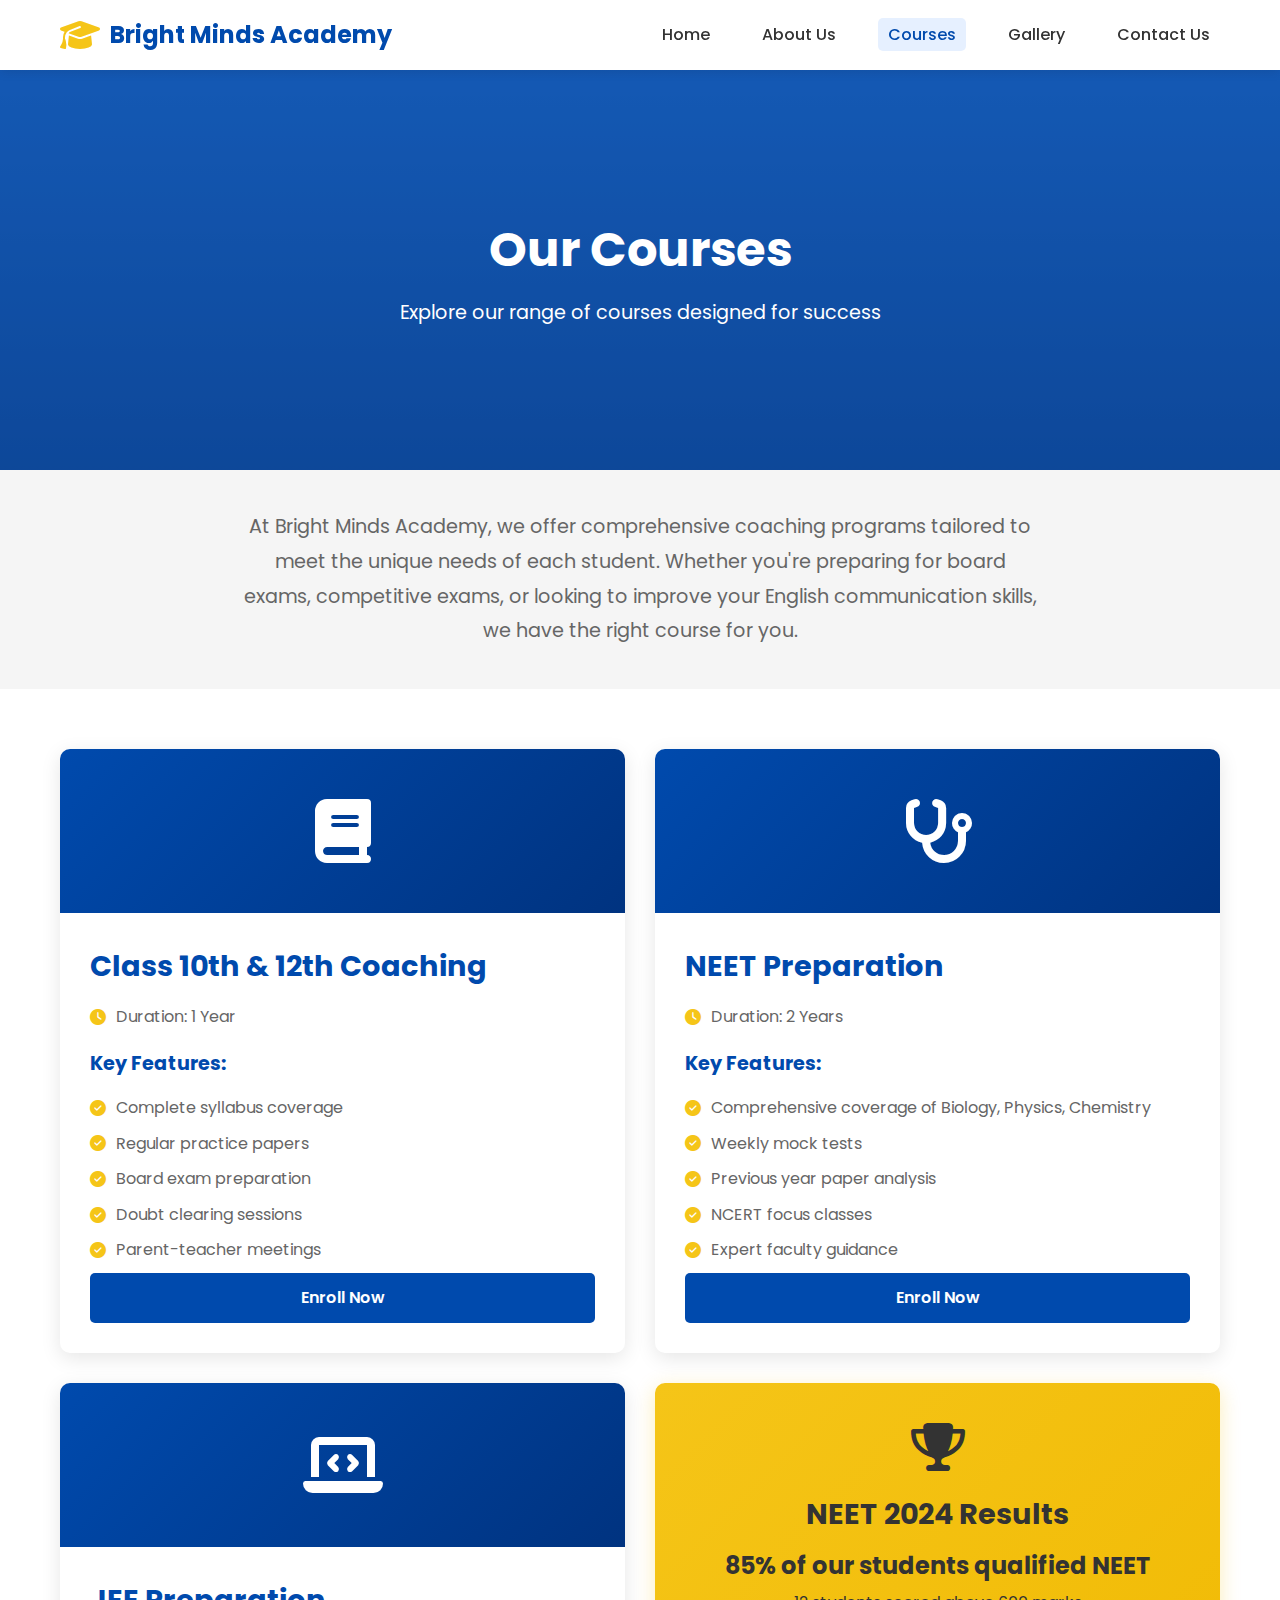
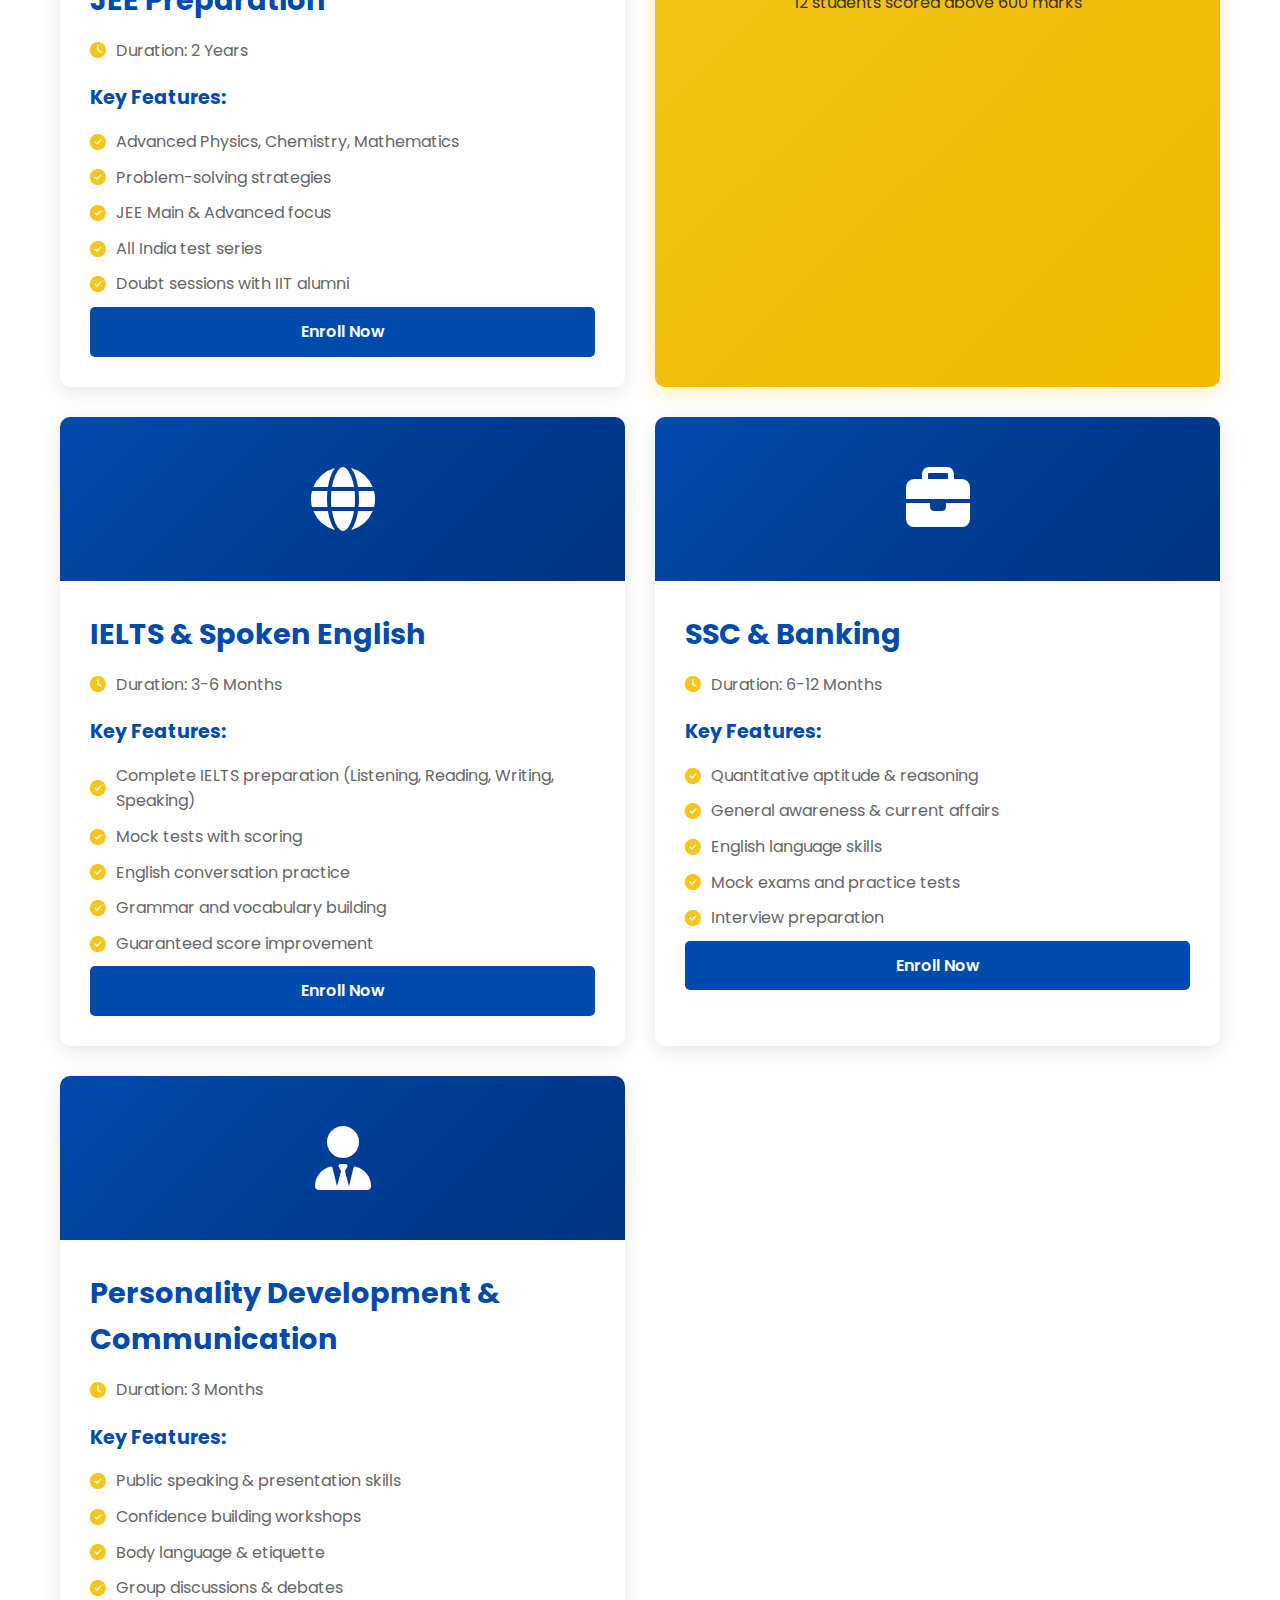
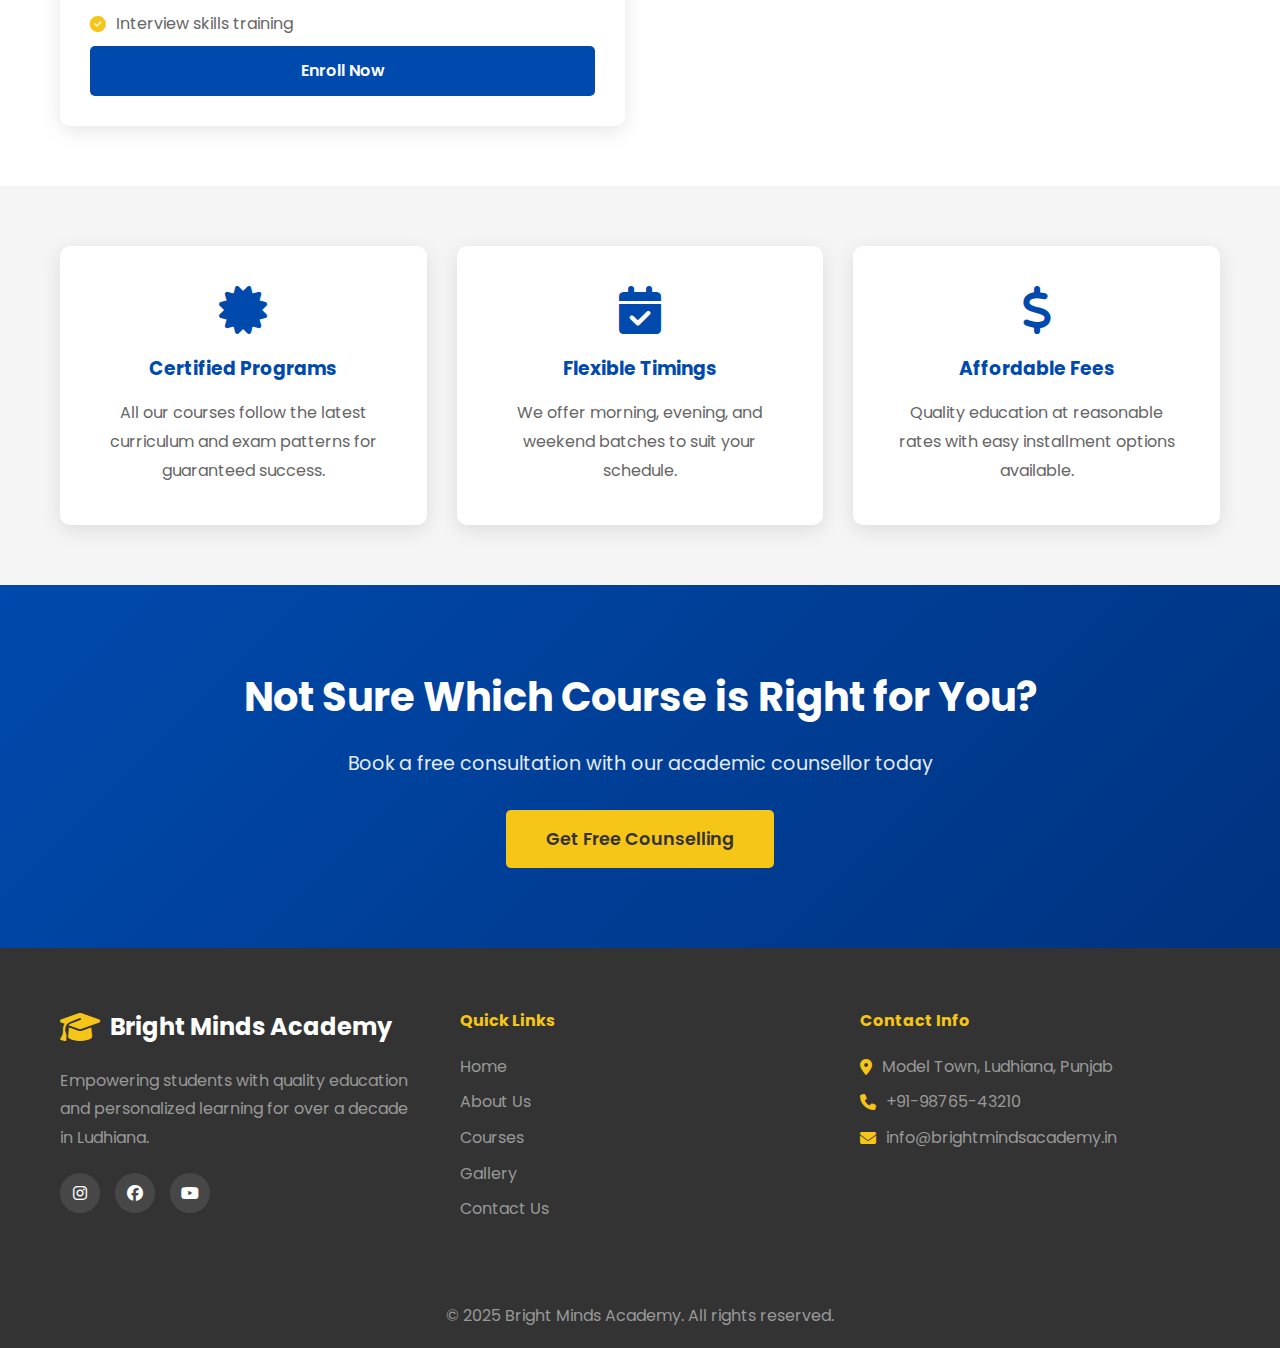
<file: courses.html>
<!DOCTYPE html>
<html lang="en">
<head>
    <meta charset="UTF-8">
    <meta name="viewport" content="width=device-width, initial-scale=1.0">
    <meta name="description" content="Explore our courses - Class 10th & 12th Coaching, NEET/JEE Preparation, IELTS, Spoken English, and more at Bright Minds Academy Ludhiana.">
    <title>Courses - Bright Minds Academy | Ludhiana</title>
    <link rel="stylesheet" href="styles.css">
    <link rel="preconnect" href="https://fonts.googleapis.com">
    <link rel="preconnect" href="https://fonts.gstatic.com" crossorigin>
    <link href="https://fonts.googleapis.com/css2?family=Poppins:wght@300;400;500;600;700&display=swap" rel="stylesheet">
    <link rel="stylesheet" href="https://cdnjs.cloudflare.com/ajax/libs/font-awesome/6.4.0/css/all.min.css">
</head>
<body>
    <!-- Navigation Bar -->
    <nav class="navbar">
        <div class="container">
            <div class="nav-brand">
                <i class="fas fa-graduation-cap"></i>
                <span>Bright Minds Academy</span>
            </div>
            <ul class="nav-menu">
                <li><a href="index.html">Home</a></li>
                <li><a href="about.html">About Us</a></li>
                <li><a href="courses.html" class="active">Courses</a></li>
                <li><a href="gallery.html">Gallery</a></li>
                <li><a href="contact.html">Contact Us</a></li>
            </ul>
            <div class="hamburger">
                <span></span>
                <span></span>
                <span></span>
            </div>
        </div>
    </nav>

    <!-- Page Header -->
    <section class="page-header">
        <div class="page-header-overlay"></div>
        <div class="container">
            <h1>Our Courses</h1>
            <p>Explore our range of courses designed for success</p>
        </div>
    </section>

    <!-- Intro Text -->
    <section class="courses-intro">
        <div class="container">
            <p class="intro-text">At Bright Minds Academy, we offer comprehensive coaching programs tailored to meet the unique needs of each student. Whether you're preparing for board exams, competitive exams, or looking to improve your English communication skills, we have the right course for you.</p>
        </div>
    </section>

    <!-- Courses Grid -->
    <section class="courses-grid-section">
        <div class="container">
            <div class="courses-grid-full">
                <!-- Course 1 -->
                <div class="course-block">
                    <div class="course-block-image">
                        <i class="fas fa-book"></i>
                    </div>
                    <div class="course-block-content">
                        <h3>Class 10th & 12th Coaching</h3>
                        <div class="course-duration">
                            <i class="fas fa-clock"></i> Duration: 1 Year
                        </div>
                        <div class="course-features">
                            <h4>Key Features:</h4>
                            <ul>
                                <li><i class="fas fa-check-circle"></i> Complete syllabus coverage</li>
                                <li><i class="fas fa-check-circle"></i> Regular practice papers</li>
                                <li><i class="fas fa-check-circle"></i> Board exam preparation</li>
                                <li><i class="fas fa-check-circle"></i> Doubt clearing sessions</li>
                                <li><i class="fas fa-check-circle"></i> Parent-teacher meetings</li>
                            </ul>
                        </div>
                        <a href="contact.html" class="btn btn-enroll">Enroll Now</a>
                    </div>
                </div>

                <!-- Course 2 -->
                <div class="course-block">
                    <div class="course-block-image">
                        <i class="fas fa-stethoscope"></i>
                    </div>
                    <div class="course-block-content">
                        <h3>NEET Preparation</h3>
                        <div class="course-duration">
                            <i class="fas fa-clock"></i> Duration: 2 Years
                        </div>
                        <div class="course-features">
                            <h4>Key Features:</h4>
                            <ul>
                                <li><i class="fas fa-check-circle"></i> Comprehensive coverage of Biology, Physics, Chemistry</li>
                                <li><i class="fas fa-check-circle"></i> Weekly mock tests</li>
                                <li><i class="fas fa-check-circle"></i> Previous year paper analysis</li>
                                <li><i class="fas fa-check-circle"></i> NCERT focus classes</li>
                                <li><i class="fas fa-check-circle"></i> Expert faculty guidance</li>
                            </ul>
                        </div>
                        <a href="contact.html" class="btn btn-enroll">Enroll Now</a>
                    </div>
                </div>

                <!-- Course 3 -->
                <div class="course-block">
                    <div class="course-block-image">
                        <i class="fas fa-laptop-code"></i>
                    </div>
                    <div class="course-block-content">
                        <h3>JEE Preparation</h3>
                        <div class="course-duration">
                            <i class="fas fa-clock"></i> Duration: 2 Years
                        </div>
                        <div class="course-features">
                            <h4>Key Features:</h4>
                            <ul>
                                <li><i class="fas fa-check-circle"></i> Advanced Physics, Chemistry, Mathematics</li>
                                <li><i class="fas fa-check-circle"></i> Problem-solving strategies</li>
                                <li><i class="fas fa-check-circle"></i> JEE Main & Advanced focus</li>
                                <li><i class="fas fa-check-circle"></i> All India test series</li>
                                <li><i class="fas fa-check-circle"></i> Doubt sessions with IIT alumni</li>
                            </ul>
                        </div>
                        <a href="contact.html" class="btn btn-enroll">Enroll Now</a>
                    </div>
                </div>

                <!-- Testimonial Card -->
                <div class="result-highlight">
                    <i class="fas fa-trophy"></i>
                    <h3>NEET 2024 Results</h3>
                    <p class="result-stats">85% of our students qualified NEET</p>
                    <p>12 students scored above 600 marks</p>
                </div>

                <!-- Course 4 -->
                <div class="course-block">
                    <div class="course-block-image">
                        <i class="fas fa-globe"></i>
                    </div>
                    <div class="course-block-content">
                        <h3>IELTS & Spoken English</h3>
                        <div class="course-duration">
                            <i class="fas fa-clock"></i> Duration: 3-6 Months
                        </div>
                        <div class="course-features">
                            <h4>Key Features:</h4>
                            <ul>
                                <li><i class="fas fa-check-circle"></i> Complete IELTS preparation (Listening, Reading, Writing, Speaking)</li>
                                <li><i class="fas fa-check-circle"></i> Mock tests with scoring</li>
                                <li><i class="fas fa-check-circle"></i> English conversation practice</li>
                                <li><i class="fas fa-check-circle"></i> Grammar and vocabulary building</li>
                                <li><i class="fas fa-check-circle"></i> Guaranteed score improvement</li>
                            </ul>
                        </div>
                        <a href="contact.html" class="btn btn-enroll">Enroll Now</a>
                    </div>
                </div>

                <!-- Course 5 -->
                <div class="course-block">
                    <div class="course-block-image">
                        <i class="fas fa-briefcase"></i>
                    </div>
                    <div class="course-block-content">
                        <h3>SSC & Banking</h3>
                        <div class="course-duration">
                            <i class="fas fa-clock"></i> Duration: 6-12 Months
                        </div>
                        <div class="course-features">
                            <h4>Key Features:</h4>
                            <ul>
                                <li><i class="fas fa-check-circle"></i> Quantitative aptitude & reasoning</li>
                                <li><i class="fas fa-check-circle"></i> General awareness & current affairs</li>
                                <li><i class="fas fa-check-circle"></i> English language skills</li>
                                <li><i class="fas fa-check-circle"></i> Mock exams and practice tests</li>
                                <li><i class="fas fa-check-circle"></i> Interview preparation</li>
                            </ul>
                        </div>
                        <a href="contact.html" class="btn btn-enroll">Enroll Now</a>
                    </div>
                </div>

                <!-- Course 6 -->
                <div class="course-block">
                    <div class="course-block-image">
                        <i class="fas fa-user-tie"></i>
                    </div>
                    <div class="course-block-content">
                        <h3>Personality Development & Communication</h3>
                        <div class="course-duration">
                            <i class="fas fa-clock"></i> Duration: 3 Months
                        </div>
                        <div class="course-features">
                            <h4>Key Features:</h4>
                            <ul>
                                <li><i class="fas fa-check-circle"></i> Public speaking & presentation skills</li>
                                <li><i class="fas fa-check-circle"></i> Confidence building workshops</li>
                                <li><i class="fas fa-check-circle"></i> Body language & etiquette</li>
                                <li><i class="fas fa-check-circle"></i> Group discussions & debates</li>
                                <li><i class="fas fa-check-circle"></i> Interview skills training</li>
                            </ul>
                        </div>
                        <a href="contact.html" class="btn btn-enroll">Enroll Now</a>
                    </div>
                </div>
            </div>
        </div>
    </section>

    <!-- Additional Info Section -->
    <section class="course-info-section">
        <div class="container">
            <div class="info-cards">
                <div class="info-card">
                    <i class="fas fa-certificate"></i>
                    <h3>Certified Programs</h3>
                    <p>All our courses follow the latest curriculum and exam patterns for guaranteed success.</p>
                </div>
                <div class="info-card">
                    <i class="fas fa-calendar-check"></i>
                    <h3>Flexible Timings</h3>
                    <p>We offer morning, evening, and weekend batches to suit your schedule.</p>
                </div>
                <div class="info-card">
                    <i class="fas fa-dollar-sign"></i>
                    <h3>Affordable Fees</h3>
                    <p>Quality education at reasonable rates with easy installment options available.</p>
                </div>
            </div>
        </div>
    </section>

    <!-- CTA Section -->
    <section class="cta-banner">
        <div class="container">
            <div class="cta-content">
                <h2>Not Sure Which Course is Right for You?</h2>
                <p>Book a free consultation with our academic counsellor today</p>
                <a href="contact.html" class="btn btn-cta">Get Free Counselling</a>
            </div>
        </div>
    </section>

    <!-- Footer -->
    <footer class="footer">
        <div class="container">
            <div class="footer-content">
                <div class="footer-section">
                    <div class="footer-brand">
                        <i class="fas fa-graduation-cap"></i>
                        <h3>Bright Minds Academy</h3>
                    </div>
                    <p>Empowering students with quality education and personalized learning for over a decade in Ludhiana.</p>
                    <div class="social-links">
                        <a href="#"><i class="fab fa-instagram"></i></a>
                        <a href="#"><i class="fab fa-facebook"></i></a>
                        <a href="#"><i class="fab fa-youtube"></i></a>
                    </div>
                </div>
                <div class="footer-section">
                    <h4>Quick Links</h4>
                    <ul>
                        <li><a href="index.html">Home</a></li>
                        <li><a href="about.html">About Us</a></li>
                        <li><a href="courses.html">Courses</a></li>
                        <li><a href="gallery.html">Gallery</a></li>
                        <li><a href="contact.html">Contact Us</a></li>
                    </ul>
                </div>
                <div class="footer-section">
                    <h4>Contact Info</h4>
                    <ul class="contact-info">
                        <li><i class="fas fa-map-marker-alt"></i> Model Town, Ludhiana, Punjab</li>
                        <li><i class="fas fa-phone"></i> +91-98765-43210</li>
                        <li><i class="fas fa-envelope"></i> info@brightmindsacademy.in</li>
                    </ul>
                </div>
            </div>
            <div class="footer-bottom">
                <p>&copy; 2025 Bright Minds Academy. All rights reserved.</p>
            </div>
        </div>
    </footer>

    <script>
        // Mobile Menu Toggle
        const hamburger = document.querySelector('.hamburger');
        const navMenu = document.querySelector('.nav-menu');

        hamburger.addEventListener('click', () => {
            hamburger.classList.toggle('active');
            navMenu.classList.toggle('active');
        });
    </script>
</body>
</html>
</file>
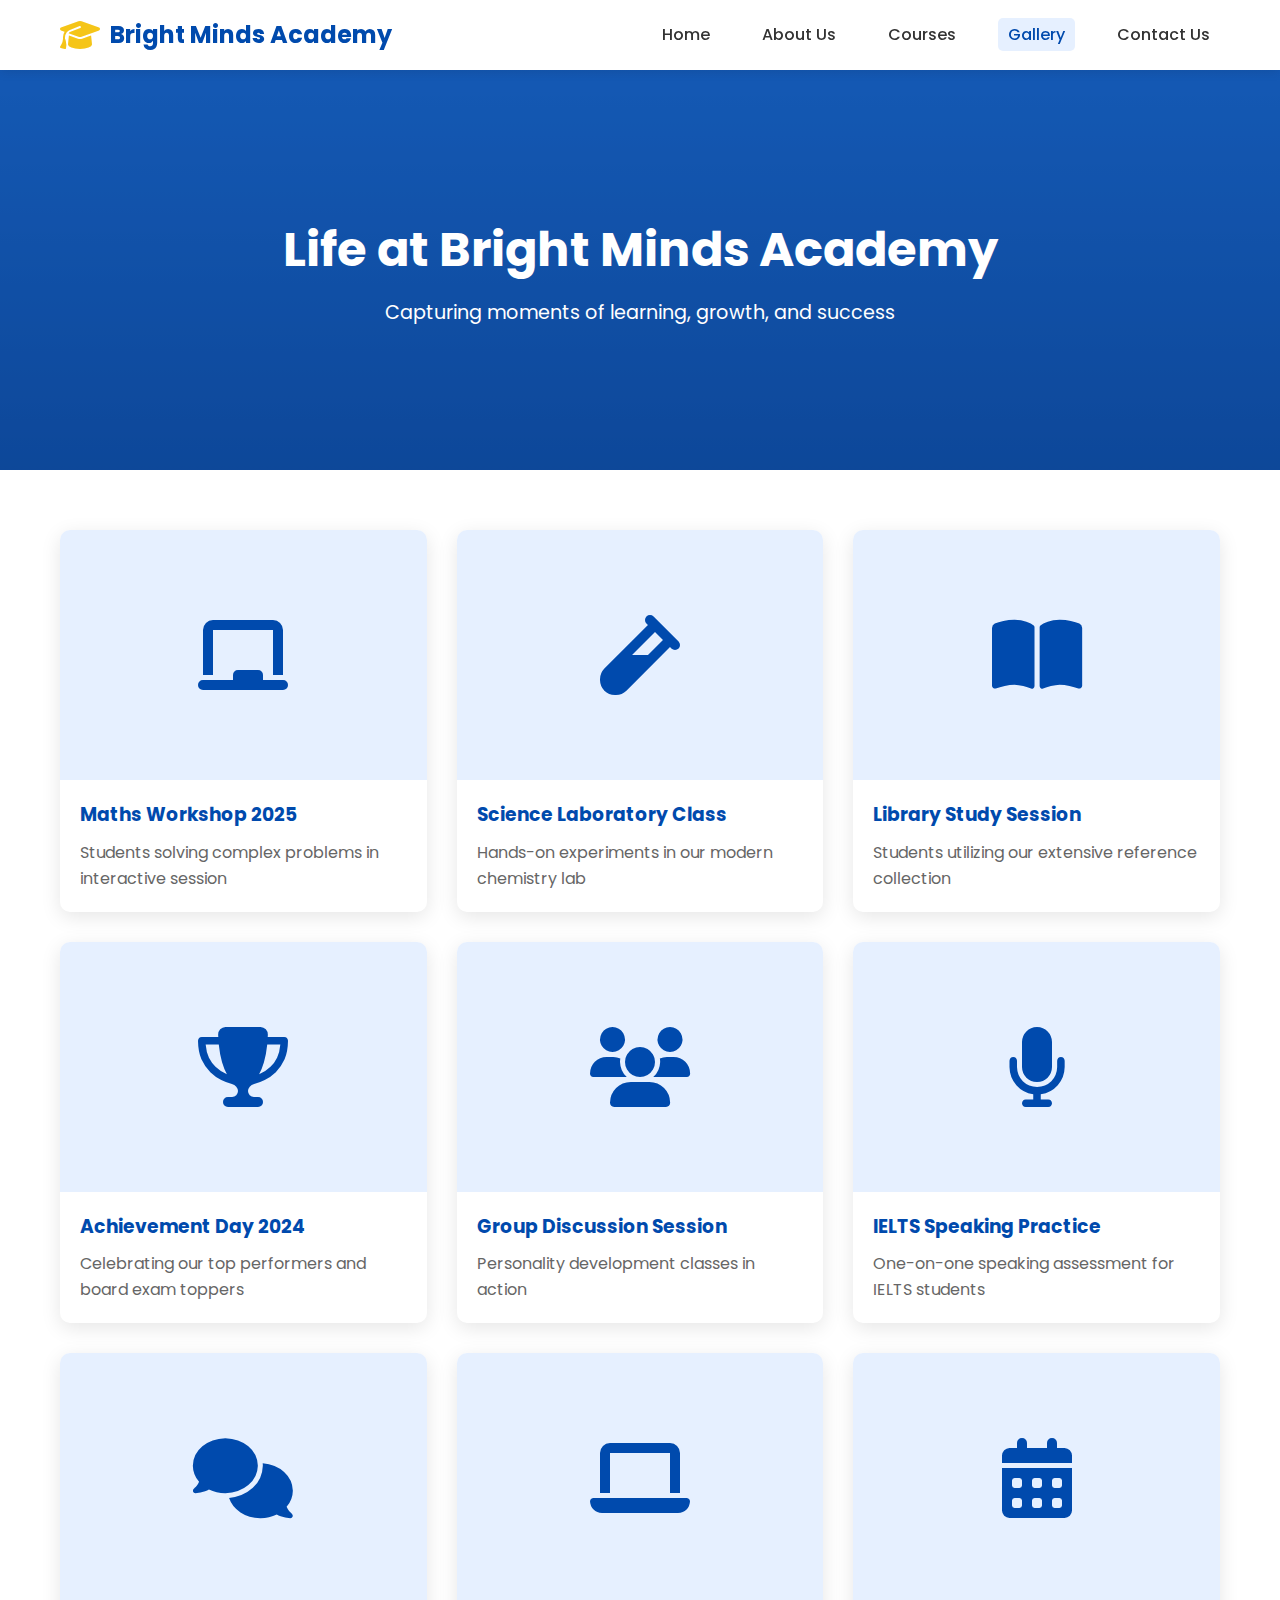
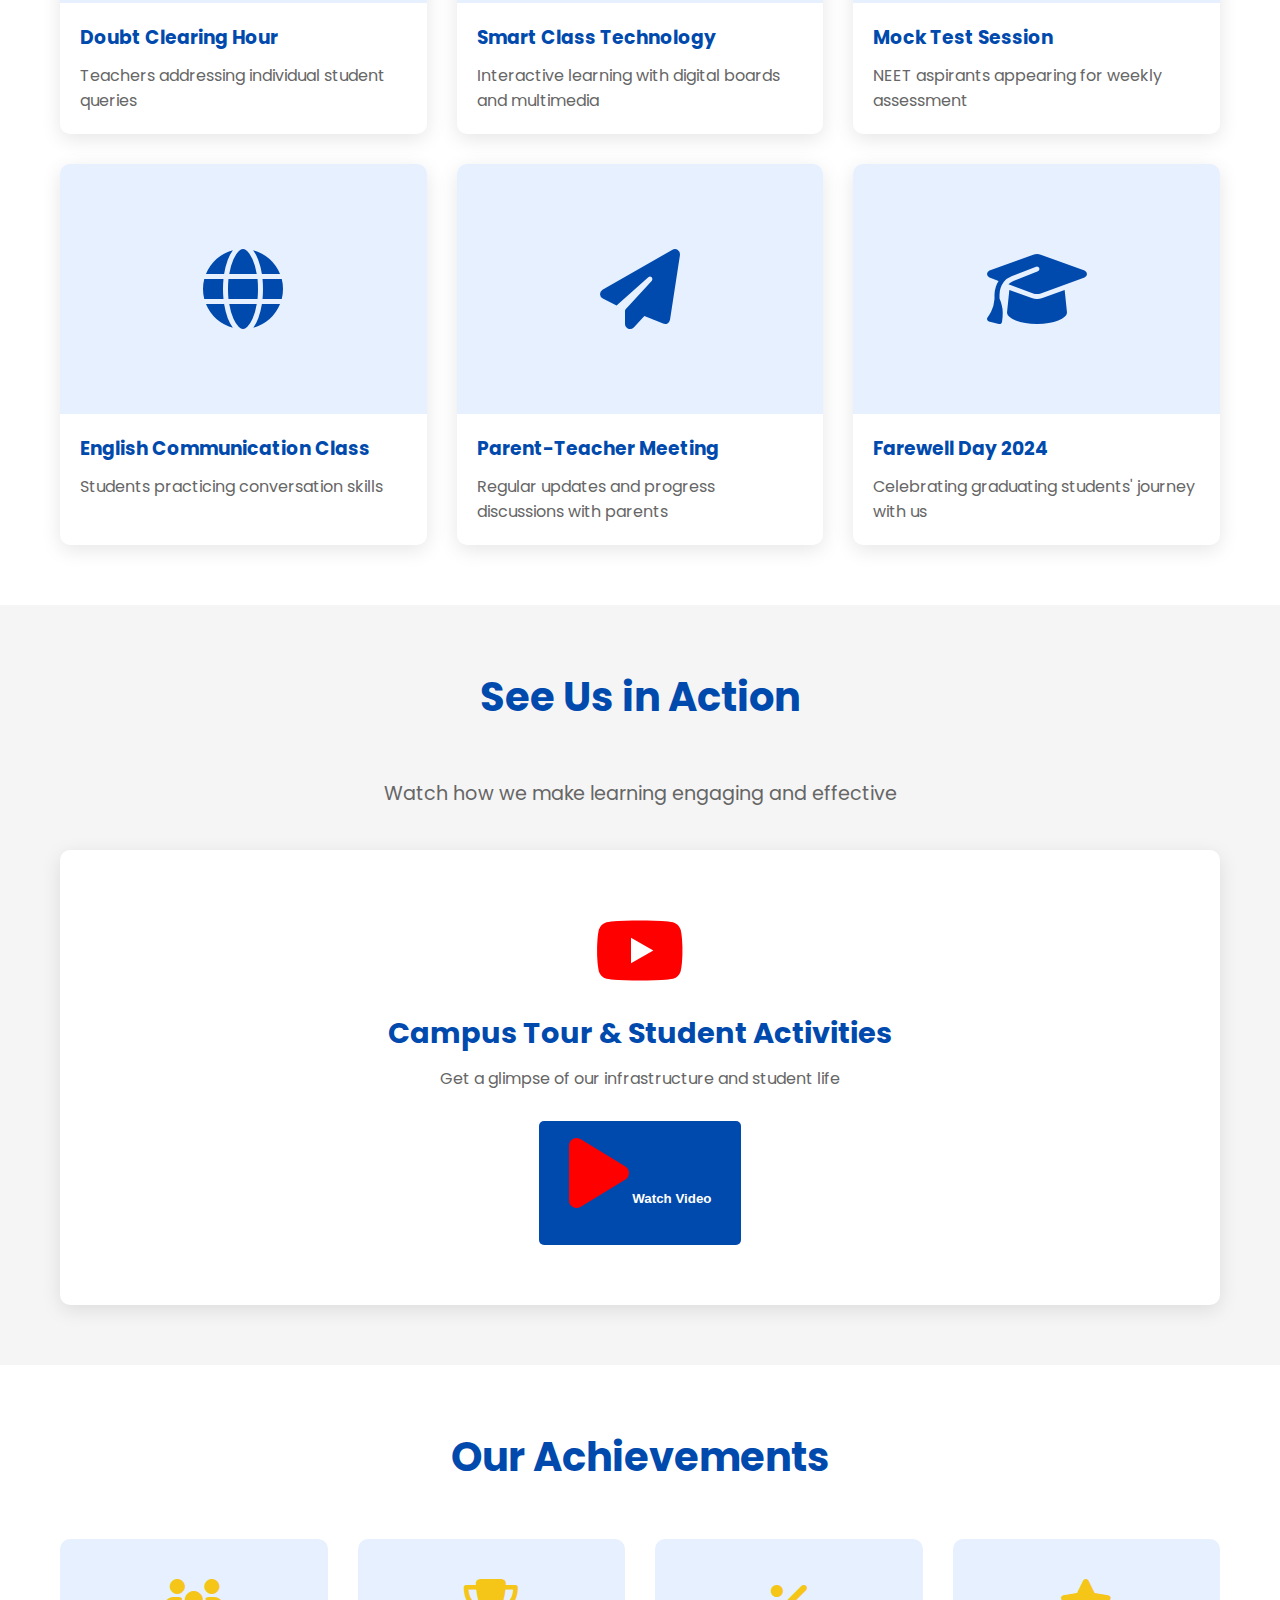
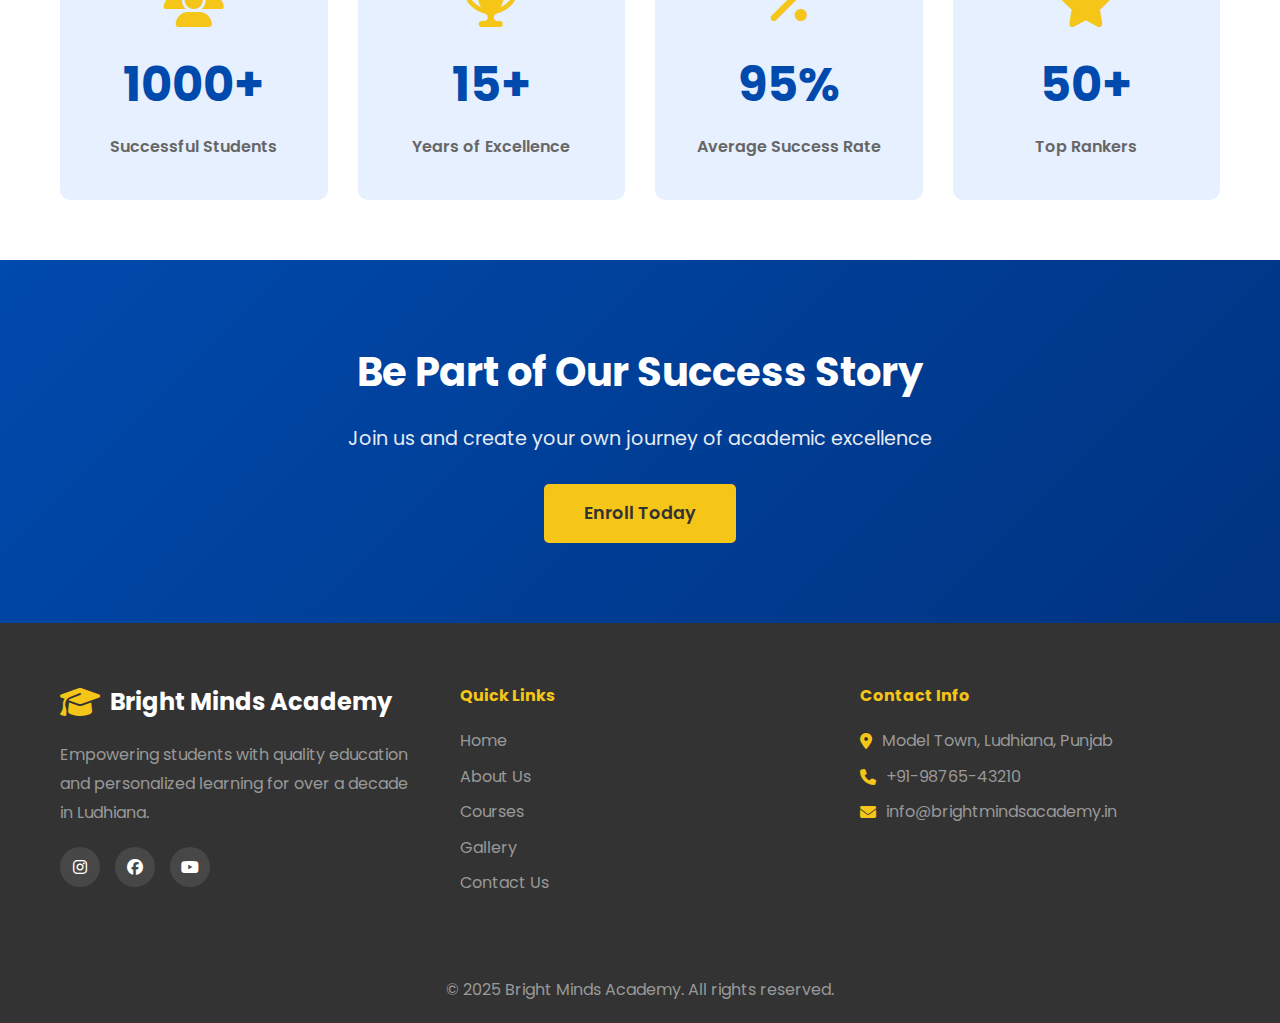
<file: gallery.html>
<!DOCTYPE html>
<html lang="en">
<head>
    <meta charset="UTF-8">
    <meta name="viewport" content="width=device-width, initial-scale=1.0">
    <meta name="description" content="Gallery - See life at Bright Minds Academy through photos of our classrooms, events, student activities, and achievements.">
    <title>Gallery - Bright Minds Academy | Ludhiana</title>
    <link rel="stylesheet" href="styles.css">
    <link rel="preconnect" href="https://fonts.googleapis.com">
    <link rel="preconnect" href="https://fonts.gstatic.com" crossorigin>
    <link href="https://fonts.googleapis.com/css2?family=Poppins:wght@300;400;500;600;700&display=swap" rel="stylesheet">
    <link rel="stylesheet" href="https://cdnjs.cloudflare.com/ajax/libs/font-awesome/6.4.0/css/all.min.css">
</head>
<body>
    <!-- Navigation Bar -->
    <nav class="navbar">
        <div class="container">
            <div class="nav-brand">
                <i class="fas fa-graduation-cap"></i>
                <span>Bright Minds Academy</span>
            </div>
            <ul class="nav-menu">
                <li><a href="index.html">Home</a></li>
                <li><a href="about.html">About Us</a></li>
                <li><a href="courses.html">Courses</a></li>
                <li><a href="gallery.html" class="active">Gallery</a></li>
                <li><a href="contact.html">Contact Us</a></li>
            </ul>
            <div class="hamburger">
                <span></span>
                <span></span>
                <span></span>
            </div>
        </div>
    </nav>

    <!-- Page Header -->
    <section class="page-header">
        <div class="page-header-overlay"></div>
        <div class="container">
            <h1>Life at Bright Minds Academy</h1>
            <p>Capturing moments of learning, growth, and success</p>
        </div>
    </section>

    <!-- Gallery Section -->
    <section class="gallery-section">
        <div class="container">
            <div class="gallery-grid">
                <div class="gallery-item">
                    <div class="gallery-image">
                        <i class="fas fa-chalkboard"></i>
                    </div>
                    <div class="gallery-caption">
                        <h3>Maths Workshop 2025</h3>
                        <p>Students solving complex problems in interactive session</p>
                    </div>
                </div>

                <div class="gallery-item">
                    <div class="gallery-image">
                        <i class="fas fa-vial"></i>
                    </div>
                    <div class="gallery-caption">
                        <h3>Science Laboratory Class</h3>
                        <p>Hands-on experiments in our modern chemistry lab</p>
                    </div>
                </div>

                <div class="gallery-item">
                    <div class="gallery-image">
                        <i class="fas fa-book-open"></i>
                    </div>
                    <div class="gallery-caption">
                        <h3>Library Study Session</h3>
                        <p>Students utilizing our extensive reference collection</p>
                    </div>
                </div>

                <div class="gallery-item">
                    <div class="gallery-image">
                        <i class="fas fa-trophy"></i>
                    </div>
                    <div class="gallery-caption">
                        <h3>Achievement Day 2024</h3>
                        <p>Celebrating our top performers and board exam toppers</p>
                    </div>
                </div>

                <div class="gallery-item">
                    <div class="gallery-image">
                        <i class="fas fa-users"></i>
                    </div>
                    <div class="gallery-caption">
                        <h3>Group Discussion Session</h3>
                        <p>Personality development classes in action</p>
                    </div>
                </div>

                <div class="gallery-item">
                    <div class="gallery-image">
                        <i class="fas fa-microphone"></i>
                    </div>
                    <div class="gallery-caption">
                        <h3>IELTS Speaking Practice</h3>
                        <p>One-on-one speaking assessment for IELTS students</p>
                    </div>
                </div>

                <div class="gallery-item">
                    <div class="gallery-image">
                        <i class="fas fa-comments"></i>
                    </div>
                    <div class="gallery-caption">
                        <h3>Doubt Clearing Hour</h3>
                        <p>Teachers addressing individual student queries</p>
                    </div>
                </div>

                <div class="gallery-item">
                    <div class="gallery-image">
                        <i class="fas fa-laptop"></i>
                    </div>
                    <div class="gallery-caption">
                        <h3>Smart Class Technology</h3>
                        <p>Interactive learning with digital boards and multimedia</p>
                    </div>
                </div>

                <div class="gallery-item">
                    <div class="gallery-image">
                        <i class="fas fa-calendar-alt"></i>
                    </div>
                    <div class="gallery-caption">
                        <h3>Mock Test Session</h3>
                        <p>NEET aspirants appearing for weekly assessment</p>
                    </div>
                </div>

                <div class="gallery-item">
                    <div class="gallery-image">
                        <i class="fas fa-globe"></i>
                    </div>
                    <div class="gallery-caption">
                        <h3>English Communication Class</h3>
                        <p>Students practicing conversation skills</p>
                    </div>
                </div>

                <div class="gallery-item">
                    <div class="gallery-image">
                        <i class="fas fa-paper-plane"></i>
                    </div>
                    <div class="gallery-caption">
                        <h3>Parent-Teacher Meeting</h3>
                        <p>Regular updates and progress discussions with parents</p>
                    </div>
                </div>

                <div class="gallery-item">
                    <div class="gallery-image">
                        <i class="fas fa-graduation-cap"></i>
                    </div>
                    <div class="gallery-caption">
                        <h3>Farewell Day 2024</h3>
                        <p>Celebrating graduating students' journey with us</p>
                    </div>
                </div>
            </div>
        </div>
    </section>

    <!-- Video Section -->
    <section class="video-section">
        <div class="container">
            <div class="video-container">
                <h2 class="section-title">See Us in Action</h2>
                <p class="section-subtitle">Watch how we make learning engaging and effective</p>
                <div class="video-placeholder">
                    <i class="fab fa-youtube"></i>
                    <h3>Campus Tour & Student Activities</h3>
                    <p>Get a glimpse of our infrastructure and student life</p>
                    <button class="btn btn-primary">
                        <i class="fas fa-play"></i> Watch Video
                    </button>
                </div>
            </div>
        </div>
    </section>

    <!-- Stats Section -->
    <section class="stats-section">
        <div class="container">
            <h2 class="section-title">Our Achievements</h2>
            <div class="stats-grid">
                <div class="stat-card">
                    <i class="fas fa-users"></i>
                    <h3>1000+</h3>
                    <p>Successful Students</p>
                </div>
                <div class="stat-card">
                    <i class="fas fa-trophy"></i>
                    <h3>15+</h3>
                    <p>Years of Excellence</p>
                </div>
                <div class="stat-card">
                    <i class="fas fa-percentage"></i>
                    <h3>95%</h3>
                    <p>Average Success Rate</p>
                </div>
                <div class="stat-card">
                    <i class="fas fa-star"></i>
                    <h3>50+</h3>
                    <p>Top Rankers</p>
                </div>
            </div>
        </div>
    </section>

    <!-- CTA Section -->
    <section class="cta-banner">
        <div class="container">
            <div class="cta-content">
                <h2>Be Part of Our Success Story</h2>
                <p>Join us and create your own journey of academic excellence</p>
                <a href="contact.html" class="btn btn-cta">Enroll Today</a>
            </div>
        </div>
    </section>

    <!-- Footer -->
    <footer class="footer">
        <div class="container">
            <div class="footer-content">
                <div class="footer-section">
                    <div class="footer-brand">
                        <i class="fas fa-graduation-cap"></i>
                        <h3>Bright Minds Academy</h3>
                    </div>
                    <p>Empowering students with quality education and personalized learning for over a decade in Ludhiana.</p>
                    <div class="social-links">
                        <a href="#"><i class="fab fa-instagram"></i></a>
                        <a href="#"><i class="fab fa-facebook"></i></a>
                        <a href="#"><i class="fab fa-youtube"></i></a>
                    </div>
                </div>
                <div class="footer-section">
                    <h4>Quick Links</h4>
                    <ul>
                        <li><a href="index.html">Home</a></li>
                        <li><a href="about.html">About Us</a></li>
                        <li><a href="courses.html">Courses</a></li>
                        <li><a href="gallery.html">Gallery</a></li>
                        <li><a href="contact.html">Contact Us</a></li>
                    </ul>
                </div>
                <div class="footer-section">
                    <h4>Contact Info</h4>
                    <ul class="contact-info">
                        <li><i class="fas fa-map-marker-alt"></i> Model Town, Ludhiana, Punjab</li>
                        <li><i class="fas fa-phone"></i> +91-98765-43210</li>
                        <li><i class="fas fa-envelope"></i> info@brightmindsacademy.in</li>
                    </ul>
                </div>
            </div>
            <div class="footer-bottom">
                <p>&copy; 2025 Bright Minds Academy. All rights reserved.</p>
            </div>
        </div>
    </footer>

    <script>
        // Mobile Menu Toggle
        const hamburger = document.querySelector('.hamburger');
        const navMenu = document.querySelector('.nav-menu');

        hamburger.addEventListener('click', () => {
            hamburger.classList.toggle('active');
            navMenu.classList.toggle('active');
        });
    </script>
</body>
</html>
</file>
<file: styles.css>
/* ============================================
   BRIGHT MINDS ACADEMY - STYLESHEET
   ============================================ */

/* ========== CSS VARIABLES ========== */
:root {
    --royal-blue: #004aad;
    --white: #ffffff;
    --golden-yellow: #f5c518;
    --dark-blue: #003380;
    --light-blue: #e6f0ff;
    --gray: #666666;
    --light-gray: #f5f5f5;
    --text-dark: #333333;
    --shadow: rgba(0, 0, 0, 0.1);
    --transition: all 0.3s ease;
}

/* ========== RESET & BASE STYLES ========== */
* {
    margin: 0;
    padding: 0;
    box-sizing: border-box;
}

body {
    font-family: 'Poppins', sans-serif;
    line-height: 1.6;
    color: var(--text-dark);
    background-color: var(--white);
}

.container {
    max-width: 1200px;
    margin: 0 auto;
    padding: 0 20px;
}

a {
    text-decoration: none;
    color: inherit;
}

ul {
    list-style: none;
}

/* ========== NAVIGATION BAR ========== */
.navbar {
    background: var(--white);
    box-shadow: 0 2px 10px var(--shadow);
    position: sticky;
    top: 0;
    z-index: 1000;
    padding: 1rem 0;
}

.navbar .container {
    display: flex;
    justify-content: space-between;
    align-items: center;
}

.nav-brand {
    display: flex;
    align-items: center;
    gap: 10px;
    font-size: 1.5rem;
    font-weight: 700;
    color: var(--royal-blue);
}

.nav-brand i {
    font-size: 2rem;
    color: var(--golden-yellow);
}

.nav-menu {
    display: flex;
    gap: 2rem;
    align-items: center;
}

.nav-menu a {
    font-weight: 500;
    transition: var(--transition);
    padding: 5px 10px;
    border-radius: 5px;
}

.nav-menu a:hover,
.nav-menu a.active {
    color: var(--royal-blue);
    background: var(--light-blue);
}

.hamburger {
    display: none;
    flex-direction: column;
    gap: 5px;
    cursor: pointer;
}

.hamburger span {
    width: 25px;
    height: 3px;
    background: var(--royal-blue);
    transition: var(--transition);
}

/* ========== BUTTONS ========== */
.btn {
    display: inline-block;
    padding: 12px 30px;
    border-radius: 5px;
    font-weight: 600;
    transition: var(--transition);
    border: none;
    cursor: pointer;
    text-align: center;
}

.btn-primary {
    background: var(--royal-blue);
    color: var(--white);
}

.btn-primary:hover {
    background: var(--dark-blue);
    transform: translateY(-2px);
    box-shadow: 0 5px 15px rgba(0, 74, 173, 0.3);
}

.btn-secondary {
    background: var(--golden-yellow);
    color: var(--text-dark);
}

.btn-secondary:hover {
    background: #f0b800;
    transform: translateY(-2px);
}

.btn-hero {
    background: var(--golden-yellow);
    color: var(--text-dark);
    font-size: 1.1rem;
    padding: 15px 40px;
}

.btn-hero:hover {
    background: #f0b800;
}

.btn-cta {
    background: var(--golden-yellow);
    color: var(--text-dark);
    font-size: 1.1rem;
    padding: 15px 40px;
}

.btn-cta:hover {
    background: #f0b800;
}

.btn-enroll {
    background: var(--royal-blue);
    color: var(--white);
    width: 100%;
}

.btn-enroll:hover {
    background: var(--dark-blue);
}

.btn-submit {
    width: 100%;
    background: var(--royal-blue);
    color: var(--white);
    padding: 15px;
    font-size: 1.1rem;
}

.btn-submit:hover {
    background: var(--dark-blue);
}

/* ========== HERO SECTION ========== */
.hero {
    position: relative;
    height: 600px;
    background: linear-gradient(rgba(0, 74, 173, 0.8), rgba(0, 51, 128, 0.9)),
                url('data:image/svg+xml,<svg xmlns="http://www.w3.org/2000/svg" viewBox="0 0 1200 600"><rect fill="%23e6f0ff" width="1200" height="600"/></svg>');
    background-size: cover;
    background-position: center;
    display: flex;
    align-items: center;
    justify-content: center;
    text-align: center;
    color: var(--white);
}

.hero-overlay {
    position: absolute;
    top: 0;
    left: 0;
    right: 0;
    bottom: 0;
    background: rgba(0, 74, 173, 0.3);
}

.hero-content {
    position: relative;
    z-index: 1;
    max-width: 800px;
    padding: 0 20px;
}

.hero h1 {
    font-size: 3.5rem;
    font-weight: 700;
    margin-bottom: 1rem;
    animation: fadeInUp 0.8s ease;
}

.hero-subtitle {
    font-size: 1.3rem;
    margin-bottom: 2rem;
    animation: fadeInUp 1s ease;
}

/* ========== PAGE HEADER ========== */
.page-header {
    position: relative;
    height: 400px;
    background: linear-gradient(rgba(0, 74, 173, 0.85), rgba(0, 51, 128, 0.9)),
                url('data:image/svg+xml,<svg xmlns="http://www.w3.org/2000/svg" viewBox="0 0 1200 400"><rect fill="%23e6f0ff" width="1200" height="400"/></svg>');
    background-size: cover;
    background-position: center;
    display: flex;
    align-items: center;
    justify-content: center;
    text-align: center;
    color: var(--white);
}

.page-header-overlay {
    position: absolute;
    top: 0;
    left: 0;
    right: 0;
    bottom: 0;
    background: rgba(0, 74, 173, 0.4);
}

.page-header h1 {
    font-size: 3rem;
    margin-bottom: 10px;
    position: relative;
    z-index: 1;
}

.page-header p {
    font-size: 1.2rem;
    position: relative;
    z-index: 1;
}

/* ========== SECTION STYLES ========== */
section {
    padding: 80px 0;
}

.section-title {
    font-size: 2.5rem;
    text-align: center;
    color: var(--royal-blue);
    margin-bottom: 50px;
    font-weight: 700;
}

.section-label {
    display: block;
    text-align: center;
    color: var(--golden-yellow);
    font-weight: 600;
    text-transform: uppercase;
    letter-spacing: 2px;
    font-size: 0.9rem;
    margin-bottom: 10px;
}

.section-subtitle {
    text-align: center;
    color: var(--gray);
    font-size: 1.2rem;
    margin-bottom: 40px;
}

/* ========== HIGHLIGHTS SECTION ========== */
.highlights-grid {
    display: grid;
    grid-template-columns: repeat(auto-fit, minmax(300px, 1fr));
    gap: 30px;
}

.highlight-card {
    background: var(--white);
    padding: 40px 30px;
    border-radius: 10px;
    text-align: center;
    box-shadow: 0 5px 20px var(--shadow);
    transition: var(--transition);
}

.highlight-card:hover {
    transform: translateY(-10px);
    box-shadow: 0 10px 30px rgba(0, 74, 173, 0.2);
}

.highlight-icon {
    width: 80px;
    height: 80px;
    background: var(--light-blue);
    border-radius: 50%;
    display: flex;
    align-items: center;
    justify-content: center;
    margin: 0 auto 20px;
}

.highlight-icon i {
    font-size: 2.5rem;
    color: var(--royal-blue);
}

.highlight-card h3 {
    font-size: 1.5rem;
    color: var(--royal-blue);
    margin-bottom: 15px;
}

.highlight-card p {
    color: var(--gray);
    line-height: 1.8;
}

/* ========== ABOUT PREVIEW SECTION ========== */
.about-preview {
    background: var(--light-gray);
}

.about-preview-content {
    display: grid;
    grid-template-columns: 1fr 1fr;
    gap: 50px;
    align-items: center;
}

.about-image .image-placeholder {
    background: var(--light-blue);
    padding: 60px;
    border-radius: 10px;
    text-align: center;
}

.about-image .image-placeholder i {
    font-size: 5rem;
    color: var(--royal-blue);
    margin-bottom: 20px;
}

.about-image .image-placeholder p {
    color: var(--gray);
}

.about-text h2 {
    font-size: 2.2rem;
    color: var(--royal-blue);
    margin-bottom: 20px;
}

.about-text p {
    color: var(--gray);
    margin-bottom: 15px;
    line-height: 1.8;
}

/* ========== COURSES PREVIEW SECTION ========== */
.courses-preview {
    background: var(--white);
}

.courses-grid {
    display: grid;
    grid-template-columns: repeat(auto-fit, minmax(300px, 1fr));
    gap: 30px;
}

.course-card {
    background: var(--white);
    border-radius: 10px;
    overflow: hidden;
    box-shadow: 0 5px 20px var(--shadow);
    transition: var(--transition);
}

.course-card:hover {
    transform: translateY(-10px);
    box-shadow: 0 10px 30px rgba(0, 74, 173, 0.2);
}

.course-image {
    background: var(--light-blue);
    padding: 50px;
    text-align: center;
}

.course-image i {
    font-size: 4rem;
    color: var(--royal-blue);
}

.course-content {
    padding: 30px;
}

.course-content h3 {
    color: var(--royal-blue);
    margin-bottom: 15px;
    font-size: 1.5rem;
}

.course-content p {
    color: var(--gray);
    margin-bottom: 20px;
    line-height: 1.8;
}

.course-link {
    color: var(--royal-blue);
    font-weight: 600;
    display: inline-flex;
    align-items: center;
    gap: 10px;
    transition: var(--transition);
}

.course-link:hover {
    gap: 15px;
    color: var(--dark-blue);
}

.text-center {
    text-align: center;
}

/* ========== TESTIMONIALS SECTION ========== */
.testimonials {
    background: var(--light-gray);
}

.testimonials-grid {
    display: grid;
    grid-template-columns: repeat(auto-fit, minmax(280px, 1fr));
    gap: 30px;
}

.testimonial-card {
    background: var(--white);
    padding: 30px;
    border-radius: 10px;
    box-shadow: 0 5px 20px var(--shadow);
    transition: var(--transition);
}

.testimonial-card:hover {
    transform: translateY(-5px);
    box-shadow: 0 10px 30px rgba(0, 74, 173, 0.2);
}

.testimonial-stars {
    color: var(--golden-yellow);
    margin-bottom: 15px;
}

.testimonial-text {
    color: var(--gray);
    margin-bottom: 20px;
    line-height: 1.8;
    font-style: italic;
}

.testimonial-author {
    display: flex;
    align-items: center;
    gap: 15px;
}

.author-avatar {
    width: 50px;
    height: 50px;
    background: var(--light-blue);
    border-radius: 50%;
    display: flex;
    align-items: center;
    justify-content: center;
}

.author-avatar i {
    font-size: 1.5rem;
    color: var(--royal-blue);
}

.author-info h4 {
    color: var(--royal-blue);
    margin-bottom: 5px;
}

.author-info p {
    color: var(--gray);
    font-size: 0.9rem;
}

/* ========== CTA BANNER ========== */
.cta-banner {
    background: linear-gradient(135deg, var(--royal-blue), var(--dark-blue));
    padding: 80px 0;
    text-align: center;
    color: var(--white);
}

.cta-content h2 {
    font-size: 2.5rem;
    margin-bottom: 20px;
}

.cta-content p {
    font-size: 1.2rem;
    margin-bottom: 30px;
    opacity: 0.9;
}

/* ========== FOOTER ========== */
.footer {
    background: var(--text-dark);
    color: var(--white);
    padding: 60px 0 20px;
}

.footer-content {
    display: grid;
    grid-template-columns: repeat(auto-fit, minmax(250px, 1fr));
    gap: 40px;
    margin-bottom: 40px;
}

.footer-brand {
    display: flex;
    align-items: center;
    gap: 10px;
    margin-bottom: 20px;
}

.footer-brand i {
    font-size: 2rem;
    color: var(--golden-yellow);
}

.footer-brand h3 {
    font-size: 1.5rem;
}

.footer-section p {
    color: #999;
    margin-bottom: 20px;
    line-height: 1.8;
}

.social-links {
    display: flex;
    gap: 15px;
}

.social-links a {
    width: 40px;
    height: 40px;
    background: rgba(255, 255, 255, 0.1);
    border-radius: 50%;
    display: flex;
    align-items: center;
    justify-content: center;
    transition: var(--transition);
}

.social-links a:hover {
    background: var(--royal-blue);
    transform: translateY(-3px);
}

.footer-section h4 {
    margin-bottom: 20px;
    color: var(--golden-yellow);
}

.footer-section ul li {
    margin-bottom: 10px;
}

.footer-section ul li a {
    color: #999;
    transition: var(--transition);
}

.footer-section ul li a:hover {
    color: var(--golden-yellow);
    padding-left: 5px;
}

.contact-info li {
    display: flex;
    align-items: center;
    gap: 10px;
    margin-bottom: 15px;
    color: #999;
}

.contact-info li i {
    color: var(--golden-yellow);
}

.footer-bottom {
    text-align: center;
    padding-top: 30px;
    border-top: 1px solid #333;
    color: #999;
}

/* ========== ABOUT PAGE STYLES ========== */
.mission-vision {
    background: var(--white);
}

.mission-vision-grid {
    display: grid;
    grid-template-columns: repeat(auto-fit, minmax(400px, 1fr));
    gap: 40px;
}

.mv-card {
    background: var(--light-gray);
    padding: 40px;
    border-radius: 10px;
    text-align: center;
    transition: var(--transition);
}

.mv-card:hover {
    transform: translateY(-10px);
    box-shadow: 0 10px 30px var(--shadow);
}

.mv-icon {
    width: 100px;
    height: 100px;
    background: var(--light-blue);
    border-radius: 50%;
    display: flex;
    align-items: center;
    justify-content: center;
    margin: 0 auto 30px;
}

.mv-icon i {
    font-size: 3rem;
    color: var(--royal-blue);
}

.mv-card h2 {
    color: var(--royal-blue);
    margin-bottom: 20px;
    font-size: 2rem;
}

.mv-card p {
    color: var(--gray);
    line-height: 1.8;
}

/* ========== TIMELINE STYLES ========== */
.our-story {
    background: var(--light-gray);
}

.timeline {
    max-width: 800px;
    margin: 0 auto;
}

.timeline-item {
    display: grid;
    grid-template-columns: 150px 1fr;
    gap: 40px;
    margin-bottom: 50px;
    position: relative;
}

.timeline-item::before {
    content: '';
    position: absolute;
    left: 145px;
    top: 0;
    bottom: -50px;
    width: 2px;
    background: var(--royal-blue);
}

.timeline-item:last-child::before {
    display: none;
}

.timeline-year {
    background: var(--royal-blue);
    color: var(--white);
    padding: 15px 20px;
    border-radius: 5px;
    text-align: center;
    font-size: 1.3rem;
    font-weight: 700;
}

.timeline-content {
    background: var(--white);
    padding: 30px;
    border-radius: 10px;
    box-shadow: 0 5px 20px var(--shadow);
}

.timeline-content h3 {
    color: var(--royal-blue);
    margin-bottom: 10px;
}

.timeline-content p {
    color: var(--gray);
    line-height: 1.8;
}

/* ========== TEAM SECTION ========== */
.team-section {
    background: var(--white);
}

.team-grid {
    display: grid;
    grid-template-columns: repeat(auto-fit, minmax(250px, 1fr));
    gap: 30px;
}

.team-card {
    background: var(--white);
    padding: 30px;
    border-radius: 10px;
    text-align: center;
    box-shadow: 0 5px 20px var(--shadow);
    transition: var(--transition);
}

.team-card:hover {
    transform: translateY(-10px);
    box-shadow: 0 10px 30px rgba(0, 74, 173, 0.2);
}

.team-photo {
    width: 150px;
    height: 150px;
    background: var(--light-blue);
    border-radius: 50%;
    display: flex;
    align-items: center;
    justify-content: center;
    margin: 0 auto 20px;
}

.team-photo i {
    font-size: 4rem;
    color: var(--royal-blue);
}

.team-role {
    color: var(--golden-yellow);
    font-weight: 600;
    margin-bottom: 10px;
}

.team-bio {
    color: var(--gray);
    line-height: 1.8;
}

/* ========== WHY CHOOSE US SECTION ========== */
.why-choose-us {
    background: var(--light-gray);
}

.features-grid {
    display: grid;
    grid-template-columns: repeat(auto-fit, minmax(300px, 1fr));
    gap: 30px;
}

.feature-card {
    background: var(--white);
    padding: 30px;
    border-radius: 10px;
    display: flex;
    gap: 20px;
    transition: var(--transition);
}

.feature-card:hover {
    transform: translateY(-5px);
    box-shadow: 0 10px 30px var(--shadow);
}

.feature-icon {
    width: 60px;
    height: 60px;
    background: var(--light-blue);
    border-radius: 10px;
    display: flex;
    align-items: center;
    justify-content: center;
    flex-shrink: 0;
}

.feature-icon i {
    font-size: 2rem;
    color: var(--royal-blue);
}

.feature-card h3 {
    color: var(--royal-blue);
    margin-bottom: 10px;
}

.feature-card p {
    color: var(--gray);
    line-height: 1.8;
}

/* ========== COURSES PAGE STYLES ========== */
.courses-intro {
    background: var(--light-gray);
    padding: 40px 0;
}

.intro-text {
    text-align: center;
    font-size: 1.2rem;
    color: var(--gray);
    max-width: 800px;
    margin: 0 auto;
    line-height: 1.8;
}

.courses-grid-section {
    padding: 60px 0;
}

.courses-grid-full {
    display: grid;
    grid-template-columns: repeat(auto-fit, minmax(500px, 1fr));
    gap: 30px;
}

.course-block {
    background: var(--white);
    border-radius: 10px;
    overflow: hidden;
    box-shadow: 0 5px 20px var(--shadow);
    transition: var(--transition);
}

.course-block:hover {
    transform: translateY(-10px);
    box-shadow: 0 10px 30px rgba(0, 74, 173, 0.2);
}

.course-block-image {
    background: linear-gradient(135deg, var(--royal-blue), var(--dark-blue));
    padding: 50px;
    text-align: center;
}

.course-block-image i {
    font-size: 4rem;
    color: var(--white);
}

.course-block-content {
    padding: 30px;
}

.course-block-content h3 {
    color: var(--royal-blue);
    margin-bottom: 15px;
    font-size: 1.8rem;
}

.course-duration {
    color: var(--gray);
    margin-bottom: 20px;
    display: flex;
    align-items: center;
    gap: 10px;
}

.course-duration i {
    color: var(--golden-yellow);
}

.course-features h4 {
    color: var(--royal-blue);
    margin-bottom: 15px;
    font-size: 1.2rem;
}

.course-features ul {
    margin-left: 0;
}

.course-features ul li {
    display: flex;
    align-items: center;
    gap: 10px;
    margin-bottom: 10px;
    color: var(--gray);
}

.course-features ul li i {
    color: var(--golden-yellow);
}

.result-highlight {
    background: linear-gradient(135deg, var(--golden-yellow), #f0b800);
    padding: 40px;
    border-radius: 10px;
    text-align: center;
    color: var(--text-dark);
    box-shadow: 0 5px 20px rgba(245, 197, 24, 0.3);
}

.result-highlight i {
    font-size: 3rem;
    margin-bottom: 20px;
}

.result-highlight h3 {
    margin-bottom: 10px;
    font-size: 1.8rem;
}

.result-stats {
    font-size: 1.5rem;
    font-weight: 700;
    margin-bottom: 5px;
}

.course-info-section {
    background: var(--light-gray);
    padding: 60px 0;
}

.info-cards {
    display: grid;
    grid-template-columns: repeat(auto-fit, minmax(250px, 1fr));
    gap: 30px;
}

.info-card {
    background: var(--white);
    padding: 40px;
    border-radius: 10px;
    text-align: center;
    box-shadow: 0 5px 20px var(--shadow);
}

.info-card i {
    font-size: 3rem;
    color: var(--royal-blue);
    margin-bottom: 20px;
}

.info-card h3 {
    color: var(--royal-blue);
    margin-bottom: 15px;
}

.info-card p {
    color: var(--gray);
    line-height: 1.8;
}

/* ========== GALLERY PAGE STYLES ========== */
.gallery-section {
    padding: 60px 0;
}

.gallery-grid {
    display: grid;
    grid-template-columns: repeat(auto-fit, minmax(300px, 1fr));
    gap: 30px;
}

.gallery-item {
    background: var(--white);
    border-radius: 10px;
    overflow: hidden;
    box-shadow: 0 5px 20px var(--shadow);
    transition: var(--transition);
}

.gallery-item:hover {
    transform: scale(1.05);
    box-shadow: 0 10px 30px rgba(0, 74, 173, 0.2);
}

.gallery-image {
    background: var(--light-blue);
    height: 250px;
    display: flex;
    align-items: center;
    justify-content: center;
}

.gallery-image i {
    font-size: 5rem;
    color: var(--royal-blue);
}

.gallery-caption {
    padding: 20px;
}

.gallery-caption h3 {
    color: var(--royal-blue);
    margin-bottom: 10px;
}

.gallery-caption p {
    color: var(--gray);
}

.video-section {
    background: var(--light-gray);
    padding: 60px 0;
}

.video-container {
    text-align: center;
}

.video-placeholder {
    background: var(--white);
    padding: 60px;
    border-radius: 10px;
    box-shadow: 0 5px 20px var(--shadow);
}

.video-placeholder i {
    font-size: 5rem;
    color: #ff0000;
    margin-bottom: 20px;
}

.video-placeholder h3 {
    color: var(--royal-blue);
    margin-bottom: 10px;
    font-size: 1.8rem;
}

.video-placeholder p {
    color: var(--gray);
    margin-bottom: 30px;
}

.stats-section {
    background: var(--white);
    padding: 60px 0;
}

.stats-grid {
    display: grid;
    grid-template-columns: repeat(auto-fit, minmax(200px, 1fr));
    gap: 30px;
}

.stat-card {
    background: var(--light-blue);
    padding: 40px;
    border-radius: 10px;
    text-align: center;
    transition: var(--transition);
}

.stat-card:hover {
    transform: translateY(-10px);
    box-shadow: 0 10px 30px var(--shadow);
}

.stat-card i {
    font-size: 3rem;
    color: var(--golden-yellow);
    margin-bottom: 20px;
}

.stat-card h3 {
    color: var(--royal-blue);
    font-size: 3rem;
    margin-bottom: 10px;
}

.stat-card p {
    color: var(--gray);
    font-weight: 600;
}

/* ========== CONTACT PAGE STYLES ========== */
.contact-section {
    padding: 60px 0;
}

.contact-grid {
    display: grid;
    grid-template-columns: 1fr 1fr;
    gap: 50px;
    margin-bottom: 60px;
}

.contact-info h2,
.contact-form-wrapper h2 {
    color: var(--royal-blue);
    margin-bottom: 20px;
    font-size: 2rem;
}

.contact-info p {
    color: var(--gray);
    margin-bottom: 30px;
    line-height: 1.8;
}

.contact-details {
    margin-bottom: 40px;
}

.contact-item {
    display: flex;
    gap: 20px;
    margin-bottom: 30px;
}

.contact-icon {
    width: 50px;
    height: 50px;
    background: var(--light-blue);
    border-radius: 10px;
    display: flex;
    align-items: center;
    justify-content: center;
    flex-shrink: 0;
}

.contact-icon i {
    font-size: 1.5rem;
    color: var(--royal-blue);
}

.contact-text h4 {
    color: var(--royal-blue);
    margin-bottom: 5px;
}

.contact-text p {
    color: var(--gray);
    margin-bottom: 5px;
}

.contact-text a {
    color: var(--royal-blue);
    transition: var(--transition);
}

.contact-text a:hover {
    color: var(--dark-blue);
}

.social-links-contact h4 {
    color: var(--royal-blue);
    margin-bottom: 15px;
}

.social-icons {
    display: flex;
    gap: 15px;
}

.social-icons a {
    width: 45px;
    height: 45px;
    background: var(--light-blue);
    border-radius: 10px;
    display: flex;
    align-items: center;
    justify-content: center;
    transition: var(--transition);
}

.social-icons a:hover {
    background: var(--royal-blue);
    color: var(--white);
    transform: translateY(-3px);
}

.contact-form-wrapper {
    background: var(--light-gray);
    padding: 40px;
    border-radius: 10px;
}

.contact-form .form-group {
    margin-bottom: 25px;
}

.contact-form label {
    display: block;
    color: var(--royal-blue);
    font-weight: 600;
    margin-bottom: 8px;
}

.contact-form input,
.contact-form select,
.contact-form textarea {
    width: 100%;
    padding: 12px;
    border: 2px solid #ddd;
    border-radius: 5px;
    font-family: 'Poppins', sans-serif;
    font-size: 1rem;
    transition: var(--transition);
}

.contact-form input:focus,
.contact-form select:focus,
.contact-form textarea:focus {
    outline: none;
    border-color: var(--royal-blue);
}

.contact-form textarea {
    resize: vertical;
}

.form-note {
    text-align: center;
    color: var(--gray);
    font-size: 0.9rem;
    margin-top: 20px;
}

.map-section {
    margin-top: 60px;
}

.map-section h2 {
    color: var(--royal-blue);
    text-align: center;
    margin-bottom: 30px;
    font-size: 2rem;
}

.map-container {
    border-radius: 10px;
    overflow: hidden;
    box-shadow: 0 5px 20px var(--shadow);
}

.map-placeholder {
    background: var(--light-blue);
    padding: 100px;
    text-align: center;
}

.map-placeholder i {
    font-size: 5rem;
    color: var(--royal-blue);
    margin-bottom: 20px;
}

.map-placeholder h3 {
    color: var(--royal-blue);
    margin-bottom: 10px;
    font-size: 1.8rem;
}

.map-placeholder p {
    color: var(--gray);
    margin-bottom: 20px;
}

/* ========== ANIMATIONS ========== */
@keyframes fadeInUp {
    from {
        opacity: 0;
        transform: translateY(30px);
    }
    to {
        opacity: 1;
        transform: translateY(0);
    }
}

/* ========== RESPONSIVE DESIGN ========== */
@media (max-width: 1024px) {
    .courses-grid-full {
        grid-template-columns: 1fr;
    }
    
    .contact-grid {
        grid-template-columns: 1fr;
    }
}

@media (max-width: 768px) {
    .nav-menu {
        position: fixed;
        left: -100%;
        top: 70px;
        flex-direction: column;
        background: var(--white);
        width: 100%;
        text-align: center;
        transition: 0.3s;
        box-shadow: 0 10px 27px rgba(0, 0, 0, 0.05);
        padding: 20px 0;
    }

    .nav-menu.active {
        left: 0;
    }

    .hamburger {
        display: flex;
    }

    .hamburger.active span:nth-child(2) {
        opacity: 0;
    }

    .hamburger.active span:nth-child(1) {
        transform: translateY(8px) rotate(45deg);
    }

    .hamburger.active span:nth-child(3) {
        transform: translateY(-8px) rotate(-45deg);
    }

    .hero h1 {
        font-size: 2.5rem;
    }

    .section-title {
        font-size: 2rem;
    }

    .about-preview-content {
        grid-template-columns: 1fr;
    }

    .mission-vision-grid {
        grid-template-columns: 1fr;
    }

    .timeline-item {
        grid-template-columns: 1fr;
    }

    .timeline-item::before {
        display: none;
    }

    .timeline-year {
        width: 100px;
        margin: 0 auto 20px;
    }

    .page-header h1 {
        font-size: 2rem;
    }

    .courses-grid-full {
        grid-template-columns: 1fr;
    }

    .footer-content {
        grid-template-columns: 1fr;
        text-align: center;
    }

    section {
        padding: 50px 0;
    }
}

@media (max-width: 480px) {
    .hero h1 {
        font-size: 2rem;
    }

    .hero-subtitle {
        font-size: 1rem;
    }

    .section-title {
        font-size: 1.8rem;
    }

    .btn {
        padding: 10px 20px;
        font-size: 0.9rem;
    }

    .highlight-card,
    .course-card,
    .testimonial-card {
        padding: 20px;
    }
}
</file>
